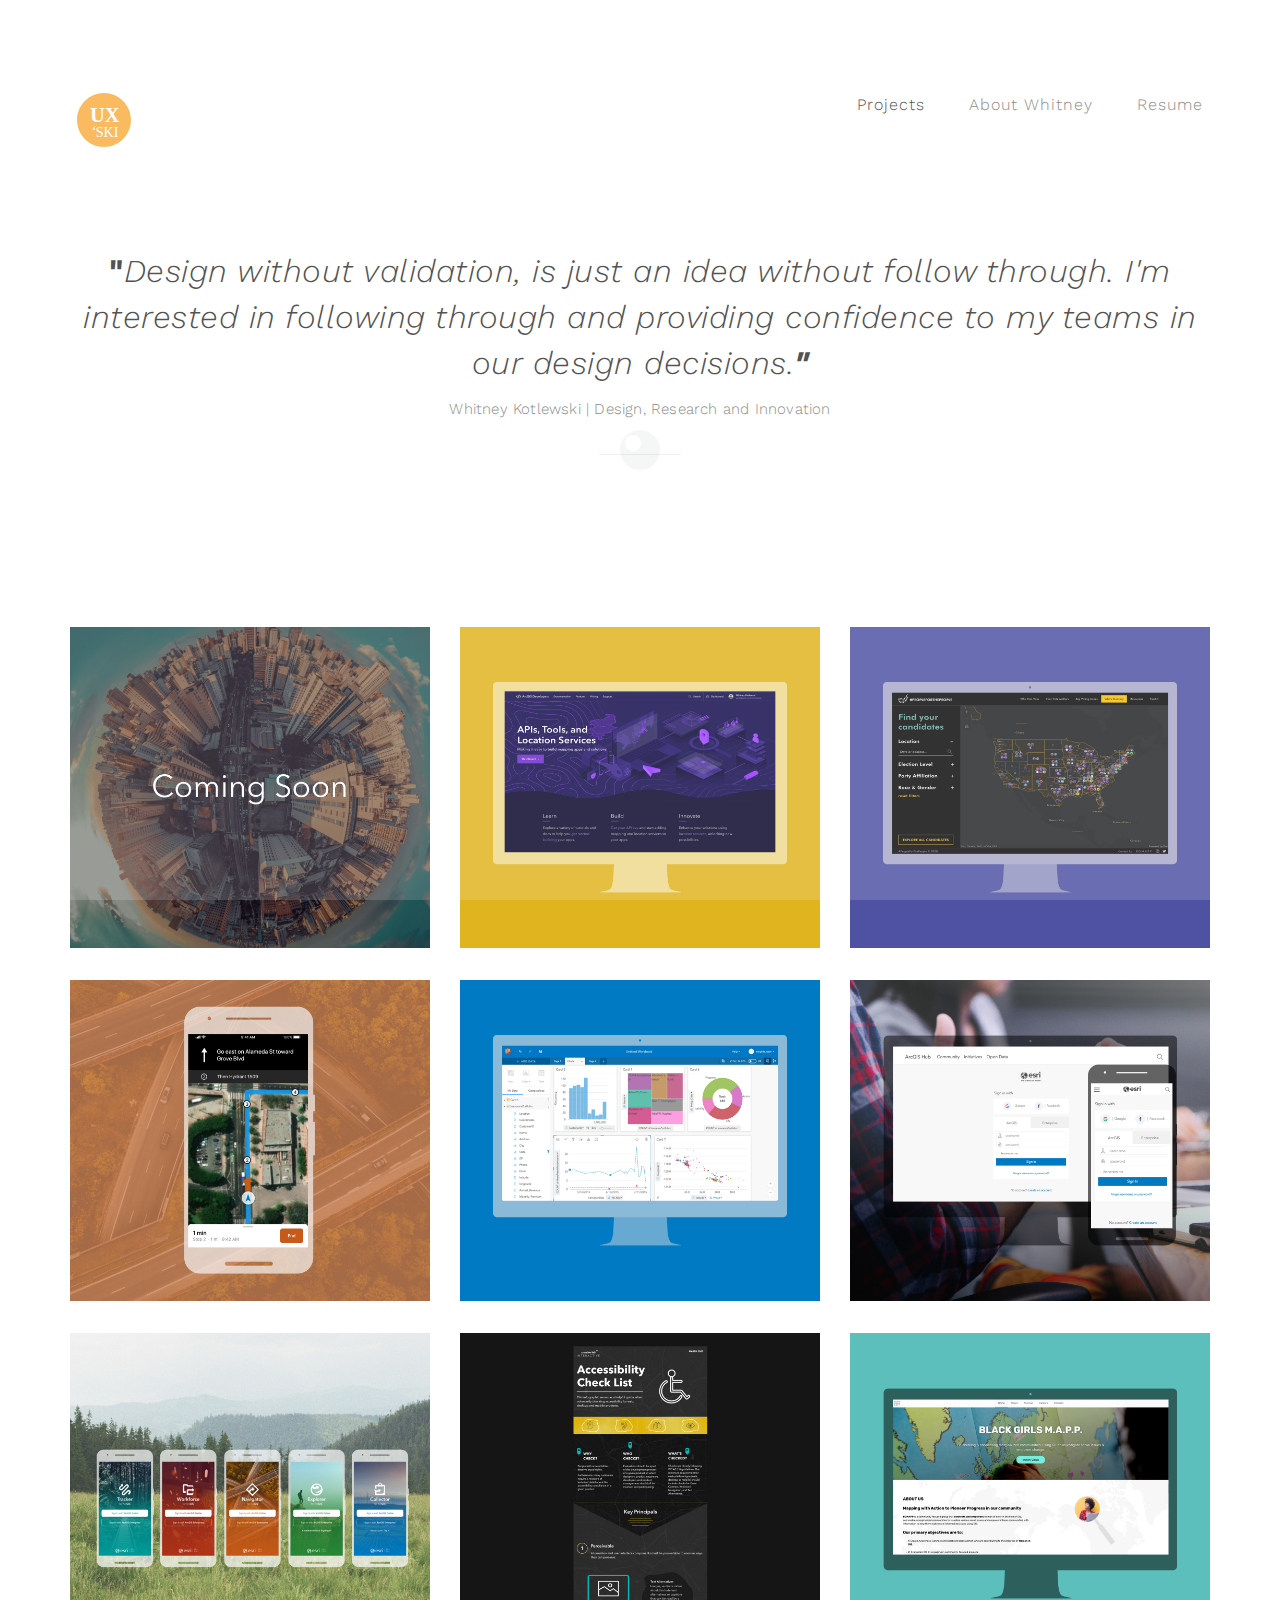
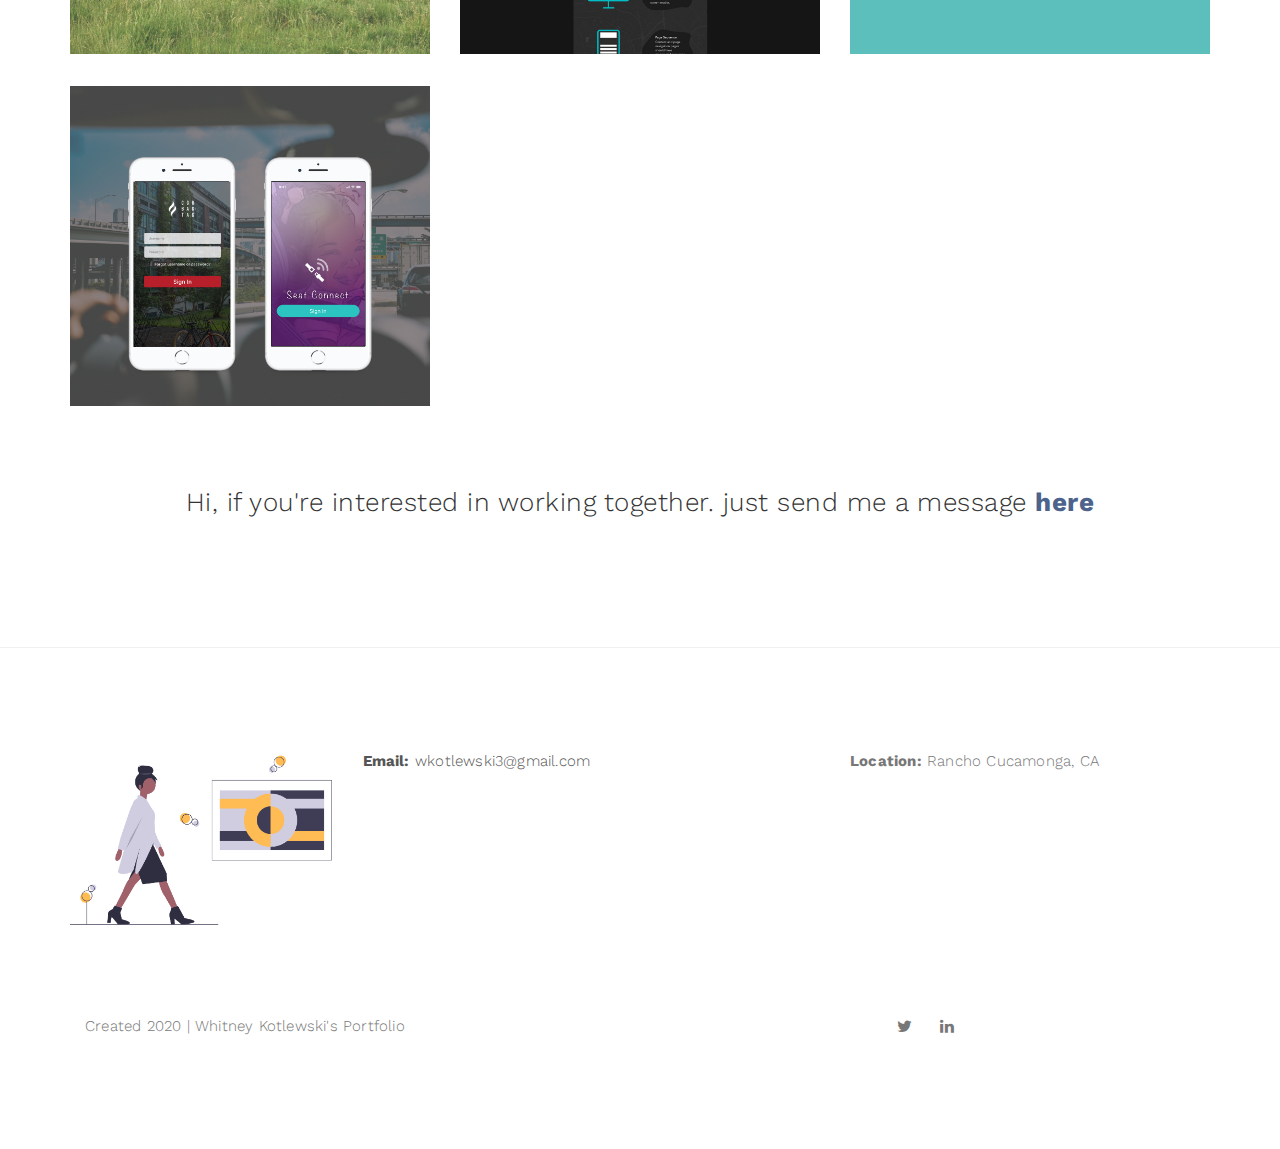
<file: index.html>
<!DOCTYPE html>
<html lang="en">
<head>

<meta charset="UTF-8">
<meta http-equiv="X-UA-Compatible" content="IE=Edge">
<meta name="description" content="">
<meta name="keywords" content="">
<meta name="author" content="">
<meta name="viewport" content="width=device-width, initial-scale=1, maximum-scale=1">

<title>Whitney Kotlewski's Portfolio</title>

<link rel="stylesheet" href="css/bootstrap.min.css">
<link rel="stylesheet" href="css/font-awesome.min.css">

<!-- Main css -->
<link rel="stylesheet" href="css/style.css">
<link href="https://fonts.googleapis.com/css?family=Work+Sans:300,400,700" rel="stylesheet">

</head>
<body>

<!-- PRE LOADER -->

<div class="preloader">
     <div class="sk-spinner sk-spinner-wordpress">
          <span class="sk-inner-circle"></span>
     </div>
</div>

<!-- Navigation section  -->

<div class="navbar navbar-default navbar-static-top" role="navigation">
     <div class="container">

          <div class="navbar-header">
               <button class="navbar-toggle" data-toggle="collapse" data-target=".navbar-collapse">
                    <span class="icon icon-bar"></span>
                    <span class="icon icon-bar"></span>
                    <span class="icon icon-bar"></span>
               </button>
               <a href="index.html" class="navbar-brand" class="logo">
               <span class="symbol"><img src="images/logo-whitney.svg" alt="UXSKI" /></span>
             </a>
          </div>
          <div class="collapse navbar-collapse">
               <ul class="nav navbar-nav navbar-right">
                    <li class="active"><a href="index.html">Projects</a></li>
                    <li><a href="about.html">About Whitney</a></li>
                    <li><a href="images/Resume_2020_WK.pdf" target="blank">Resume</a></li>
               </ul>
          </div>

  </div>
</div>

<!-- Home Section -->

<section id="home">
     <div class="container">
          <div class="row">

               <div class="col-md-12 col-sm-12">
                      <h2><b>"</b><i>Design without validation, is just an idea without follow through. I'm interested in following through and providing confidence to my teams in our design decisions.<b>"</b></i></h2>
                      <p> Whitney Kotlewski | Design, Research and Innovation</p>
                    <hr>
               </div>
          </div>
     </div>
</section>

<!-- Portfolio Section -->

<section id="portfolio">
     <div class="container">
          <div class="row">


            <div class="col-md-4 col-sm-6">
                 <a href="project-comingsoon.html">
                      <div class="portfolio-thumb">
                           <img src="images/new.jpg" class="img-responsive" alt="Coming Soon">
                                <div class="portfolio-overlay">
                                     <div class="portfolio-item">
                                          <h3>New Work Coming Soon</h3>
                                          <small>Web Apps</small>
                                     </div>
                                </div>
                      </div>
                 </a>
            </div>

            <div class="col-md-4 col-sm-6">
                 <a href="project-developers.html">
                      <div class="portfolio-thumb">
                           <img src="images/developers.jpg" class="img-responsive" alt="Project ArcGIS for Developers">
                                <div class="portfolio-overlay">
                                     <div class="portfolio-item">
                                          <h3>ArcGIS for Developers</h3>
                                          <small>Web | Developer Platform</small>
                                     </div>
                                </div>
                      </div>
                 </a>
            </div>

            <div class="col-md-4 col-sm-6">
                 <a href="project-p4tp.html">
                      <div class="portfolio-thumb">
                           <img src="images/p4tp.jpg" class="img-responsive" alt="Project P4TP">
                                <div class="portfolio-overlay">
                                     <div class="portfolio-item">
                                          <h3>People for the People</h3>
                                          <small>Web | React | Netlify</small>
                                     </div>
                                </div>
                      </div>
                 </a>
            </div>


               <div class="col-md-4 col-sm-6">
                    <a href="project-navigator.html">
                         <div class="portfolio-thumb">
                              <img src="images/navigator.jpg" class="img-responsive" alt="Project Navigator for ArcGIS">
                                   <div class="portfolio-overlay">
                                        <div class="portfolio-item">
                                             <h3>Navigator for ArcGIS</h3>
                                             <small>Mobile</small>
                                        </div>
                                   </div>
                         </div>
                    </a>
               </div>

               <div class="col-md-4 col-sm-6">
                    <a href="project-insights.html">
                         <div class="portfolio-thumb">
                              <img src="images/insights.jpg" class="img-responsive" alt="Portfolio">
                                   <div class="portfolio-overlay">
                                        <div class="portfolio-item">
                                             <h3>Insights for ArcGIS</h3>
                                             <small>Web Analytics</small>
                                        </div>
                                   </div>
                         </div>
                    </a>
               </div>

               <div class="col-md-4 col-sm-6">
                    <a href="project-oauth.html">
                         <div class="portfolio-thumb">
                              <img src="images/oauth.jpg" class="img-responsive" alt="Portfolio">
                                   <div class="portfolio-overlay">
                                        <div class="portfolio-item">
                                             <h3>OAuth</h3>
                                             <small>Cross Platform</small>
                                        </div>
                                   </div>
                         </div>
                    </a>
               </div>

               <div class="col-md-4 col-sm-6">
                    <a href="project-fieldapps.html">
                         <div class="portfolio-thumb">
                              <img src="images/field.jpg" class="img-responsive" alt="Portfolio">
                                   <div class="portfolio-overlay">
                                        <div class="portfolio-item">
                                             <h3>Field Apps Sign-In</h3>
                                             <small>Mobile</small>
                                        </div>
                                   </div>
                         </div>
                    </a>
               </div>

               <div class="col-md-4 col-sm-6">
                    <a href="project-a11y.html">
                         <div class="portfolio-thumb">
                              <img src="images/a11y.jpg" class="img-responsive" alt="Portfolio">
                                   <div class="portfolio-overlay">
                                        <div class="portfolio-item">
                                             <h3>Accessibility and User Research</h3>
                                             <small>Cross Platform</small>
                                        </div>
                                   </div>
                         </div>
                    </a>
               </div>

               <div class="col-md-4 col-sm-6">
                    <a href="project-bgmapp.html">
                         <div class="portfolio-thumb">
                              <img src="images/bgmapp.jpg" class="img-responsive" alt="Portfolio">
                                   <div class="portfolio-overlay">
                                        <div class="portfolio-item">
                                             <h3>Black Girls M.A.P.P.</h3>
                                             <small>Web | Mobile | Netlify</small>
                                        </div>
                                   </div>
                         </div>
                    </a>
               </div>

               <div class="col-md-4 col-sm-6">
                    <a href="project-phd.html">
                         <div class="portfolio-thumb">
                              <img src="images/phd.jpg" class="img-responsive" alt="Portfolio">
                                   <div class="portfolio-overlay">
                                        <div class="portfolio-item">
                                             <h3>PhD Design Work</h3>
                                             <small>Mobile</small>
                                        </div>
                                   </div>
                         </div>
                    </a>
               </div>

               <div class="col-md-12 col-sm-12 text-center">
                    <h3>Hi, if you're interested in working together. just send me a message <a href="mailto:wkotlewski3@gmail.com"><b>here</b></a></h3>
               </div>

          </div>
     </div>
</section>

<!-- Footer Section -->

<footer>
     <div class="container">
          <div class="row">

            <div class="col-md-3 col-sm-3">
              <img src="images/contact-image.png" class="img-responsive" alt="Responsive image"/>
              </div>

               <div class="col-md-4 col-sm-4">
                  <p><a href="mailto:wkotlewski3@gmail.com"><b>Email:</b> wkotlewski3@gmail.com</a></p>
               </div>

               <div class="col-md-offset-1 col-md-4 col-sm-offset-1 col-sm-3">
                    <p><b>Location:</b> Rancho Cucamonga, CA</p>
               </div>



               </div>

               <div class="clearfix col-md-12 col-sm-12">
                    <hr>
               </div>

               <div class="col-md-6 col-sm-6">
                    <div class="footer-copyright">
                         <p>Created 2020 | Whitney Kotlewski's Portfolio</p>
                    </div>
               </div>

               <div class="col-md-6 col-sm-6">
                    <ul class="social-icon">
                         <li><a href="https://twitter.com/UxSki" target="blank" class="fa fa-twitter"></a></li>
                         <li><a href="https://www.linkedin.com/in/whitney-kotlewski-coleman-3074b876?lipi=urn%3Ali%3Apage%3Ad_flagship3_profile_view_base_contact_details%3B%2BjY%2Bf5wfSpO%2Ft4g1lZLJ4Q%3D%3D" target="blank" class="fa fa-linkedin"></a></li>
                    </ul>
               </div>

          </div>
     </div>
</footer>


<!-- SCRIPTS -->

<script src="js/jquery.js"></script>
<script src="js/bootstrap.min.js"></script>
<script src="js/custom.js"></script>

</body>
</html>
</file>
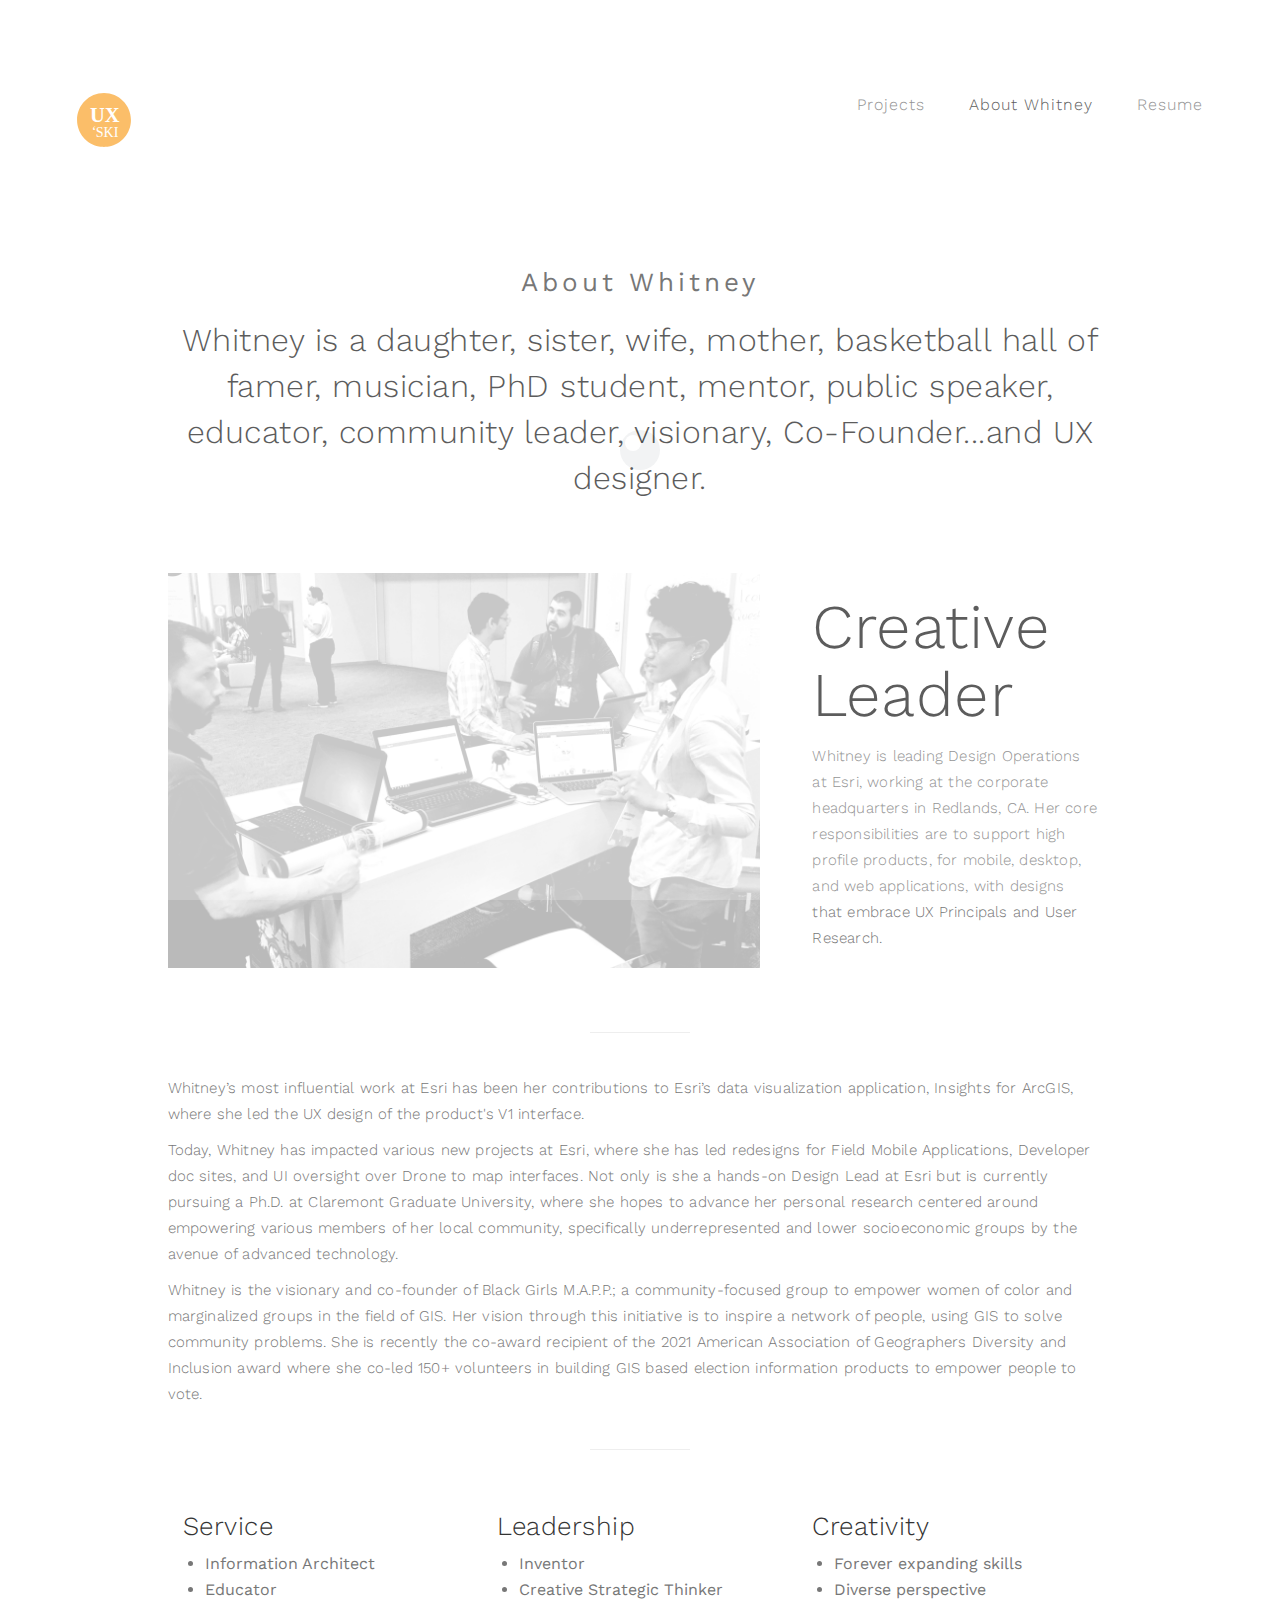
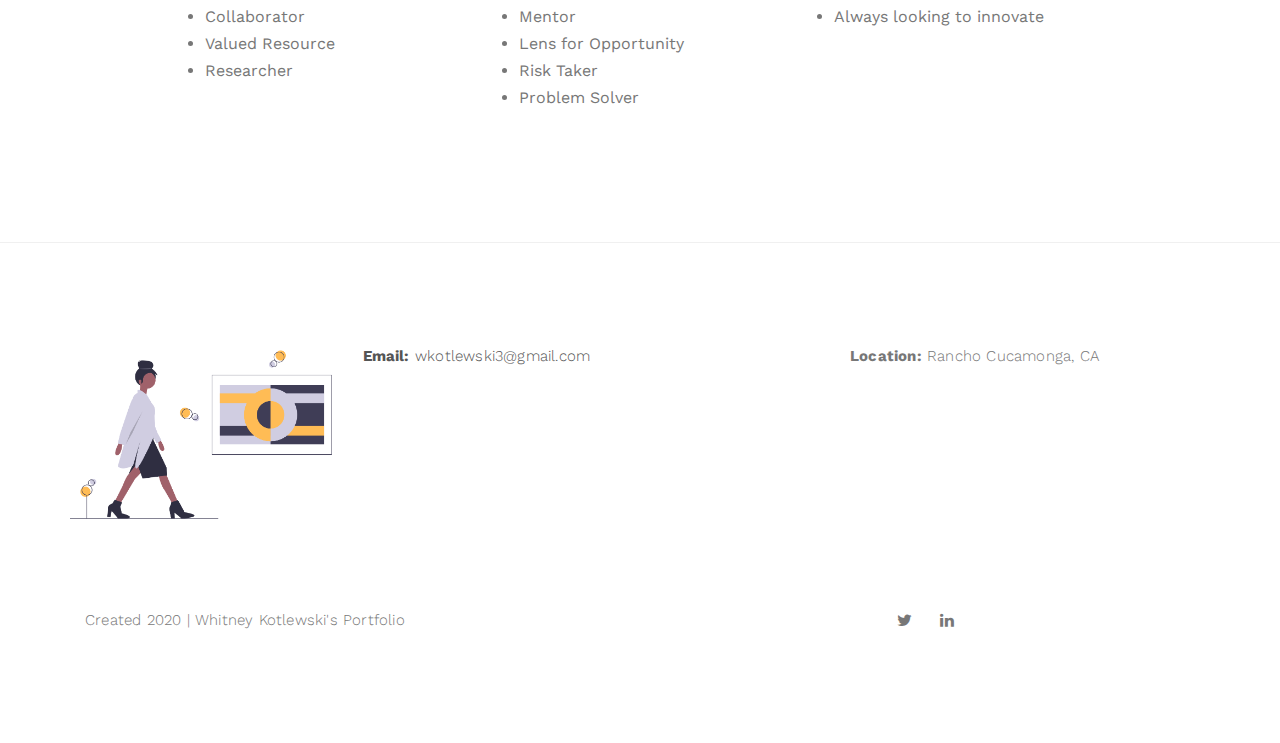
<file: about.html>
<!DOCTYPE html>
<html lang="en">
<head>

<meta charset="UTF-8">
<meta http-equiv="X-UA-Compatible" content="IE=Edge">
<meta name="description" content="">
<meta name="keywords" content="">
<meta name="author" content="">
<meta name="viewport" content="width=device-width, initial-scale=1, maximum-scale=1">

<title>Whitney Kotlewski's Portfolio</title>

<link rel="stylesheet" href="css/bootstrap.min.css">
<link rel="stylesheet" href="css/font-awesome.min.css">

<!-- Main css -->
<link rel="stylesheet" href="css/style.css">
<link href="https://fonts.googleapis.com/css?family=Work+Sans:300,400,700" rel="stylesheet">

</head>
<body>

<!-- PRE LOADER -->

<div class="preloader">
     <div class="sk-spinner sk-spinner-wordpress">
          <span class="sk-inner-circle"></span>
     </div>
</div>

<!-- Navigation section  -->

<div class="navbar navbar-default navbar-static-top" role="navigation">
     <div class="container">

          <div class="navbar-header">
               <button class="navbar-toggle" data-toggle="collapse" data-target=".navbar-collapse">
                    <span class="icon icon-bar"></span>
                    <span class="icon icon-bar"></span>
                    <span class="icon icon-bar"></span>
               </button>
               <a href="index.html" class="navbar-brand" class="logo">
               <span class="symbol"><img src="images/logo-whitney.svg" alt="UXSKI" /></span>
             </a>
          </div>
          <div class="collapse navbar-collapse">
               <ul class="nav navbar-nav navbar-right">
                    <li><a href="index.html">Projects</a></li>
                    <li class="active"><a href="about.html">About Whitney</a></li>
                    <li><a href="images/Resume_2020_WK.pdf" target="blank">Resume</a></li>
               </ul>
          </div>

  </div>
</div>


<!-- About Section -->

<section id="about">
     <div class="container">
          <div class="row">

               <div class="col-md-offset-1 col-md-10 col-sm-12">
                    <div class="section-title">
                         <h3>About Whitney</h3>
                         <h2>Whitney is a daughter, sister, wife, mother, basketball hall of famer, musician, PhD student, mentor, public speaker, educator, community leader, visionary, Co-Founder...and UX designer.</h2>
                    </div>

                    <div class="col-md-8 col-sm-12">
                         <img src="images/about.jpg" class="img-responsive" alt="About">
                    </div>

                    <div class="col-md-4 col-sm-12">
                         <h1>Creative Leader</h1>
                         <p>Whitney is leading Design Operations at Esri, working at the corporate headquarters in Redlands, CA. Her core responsibilities are to support high profile products, for mobile, desktop, and web applications, with designs that embrace UX Principals and User Research.</p>
                    </div>

                    <div class="clearfix"></div>

                     <hr>

                    <p>Whitney’s most influential work at Esri has been her contributions to Esri’s data visualization application, Insights for ArcGIS, where she led the UX design of the product's V1 interface.</p>
                    <p>Today, Whitney has impacted various new projects at Esri, where she has led redesigns for Field Mobile Applications, Developer doc sites, and UI oversight over Drone to map interfaces. Not only is she a hands-on Design Lead at Esri but is currently pursuing a Ph.D. at Claremont Graduate University, where she hopes to advance her personal research centered around empowering various members of her local community, specifically underrepresented and lower socioeconomic groups by the avenue of advanced technology.</p>
                    <p> Whitney is the visionary and co-founder of Black Girls M.A.P.P.; a community-focused group to empower women of color and marginalized groups in the field of GIS. Her vision through this initiative is to inspire a network of people, using GIS to solve community problems. She is recently the co-award recipient of the 2021 American Association of Geographers Diversity and Inclusion award where she co-led 150+ volunteers in building GIS based election information products to empower people to vote. </p>

                    <hr>

                    <div class="col-md-4 col-sm-6">
                         <h3>Service</h3>
                         <ul>
                              <li>Information Architect</li>
                              <li>Educator</li>
                              <li>Collaborator</li>
                              <li>Valued Resource</li>
                              <li>Researcher</li>
                         </ul>
                    </div>

                    <div class="col-md-4 col-sm-6">
                         <h3>Leadership</h3>
                         <ul>
                              <li>Inventor</li>
                              <li>Creative Strategic Thinker</li>
                              <li>Mentor</li>
                              <li>Lens for Opportunity</li>
                              <li>Risk Taker</li>
                              <li>Problem Solver</li>
                         </ul>
                    </div>

                    <div class="col-md-4 col-sm-6">
                         <h3>Creativity</h3>
                         <ul>
                              <li>Forever expanding skills</li>
                              <li>Diverse perspective</li>
                              <li>Always looking to innovate</li>
                         </ul>
                    </div>
               </div>

          </div>
     </div>
</section>

<!-- Footer Section -->

<footer>
     <div class="container">
          <div class="row">

            <div class="col-md-3 col-sm-3">
              <img src="images/contact-image.png" class="img-responsive" alt="Responsive image"/>
              </div>

               <div class="col-md-4 col-sm-4">
                  <p><a href="mailto:wkotlewski3@gmail.com"><b>Email:</b> wkotlewski3@gmail.com</a></p>
               </div>

               <div class="col-md-offset-1 col-md-4 col-sm-offset-1 col-sm-3">
                    <p><b>Location:</b> Rancho Cucamonga, CA</p>
               </div>



               </div>

               <div class="clearfix col-md-12 col-sm-12">
                    <hr>
               </div>

               <div class="col-md-6 col-sm-6">
                    <div class="footer-copyright">
                         <p>Created 2020 | Whitney Kotlewski's Portfolio</p>
                    </div>
               </div>

               <div class="col-md-6 col-sm-6">
                    <ul class="social-icon">
                         <li><a href="https://twitter.com/UxSki" target="blank" class="fa fa-twitter"></a></li>
                         <li><a href="https://www.linkedin.com/in/whitney-kotlewski-coleman-3074b876?lipi=urn%3Ali%3Apage%3Ad_flagship3_profile_view_base_contact_details%3B%2BjY%2Bf5wfSpO%2Ft4g1lZLJ4Q%3D%3D" target="blank" class="fa fa-linkedin"></a></li>
                    </ul>
               </div>

          </div>
     </div>
</footer>


<!-- SCRIPTS -->

<script src="js/jquery.js"></script>
<script src="js/bootstrap.min.js"></script>
<script src="js/custom.js"></script>

</body>
</html>
</file>
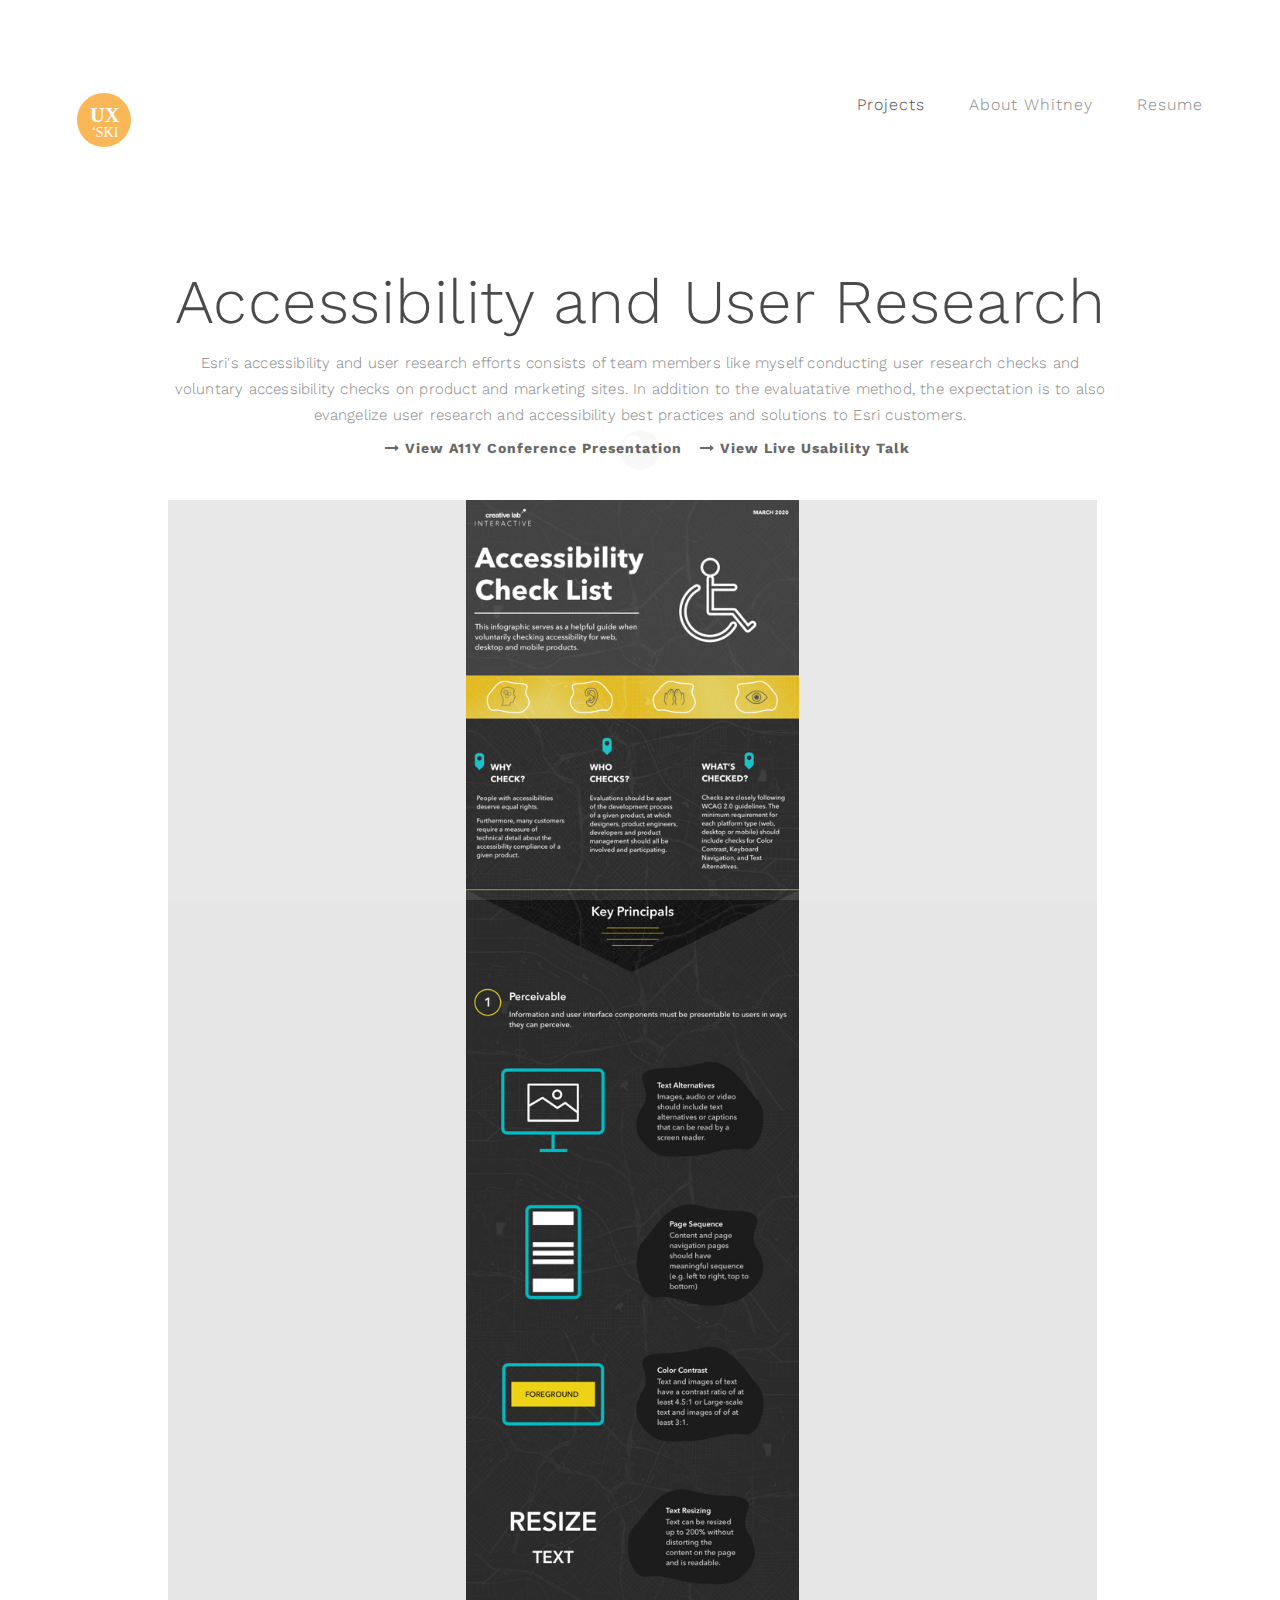
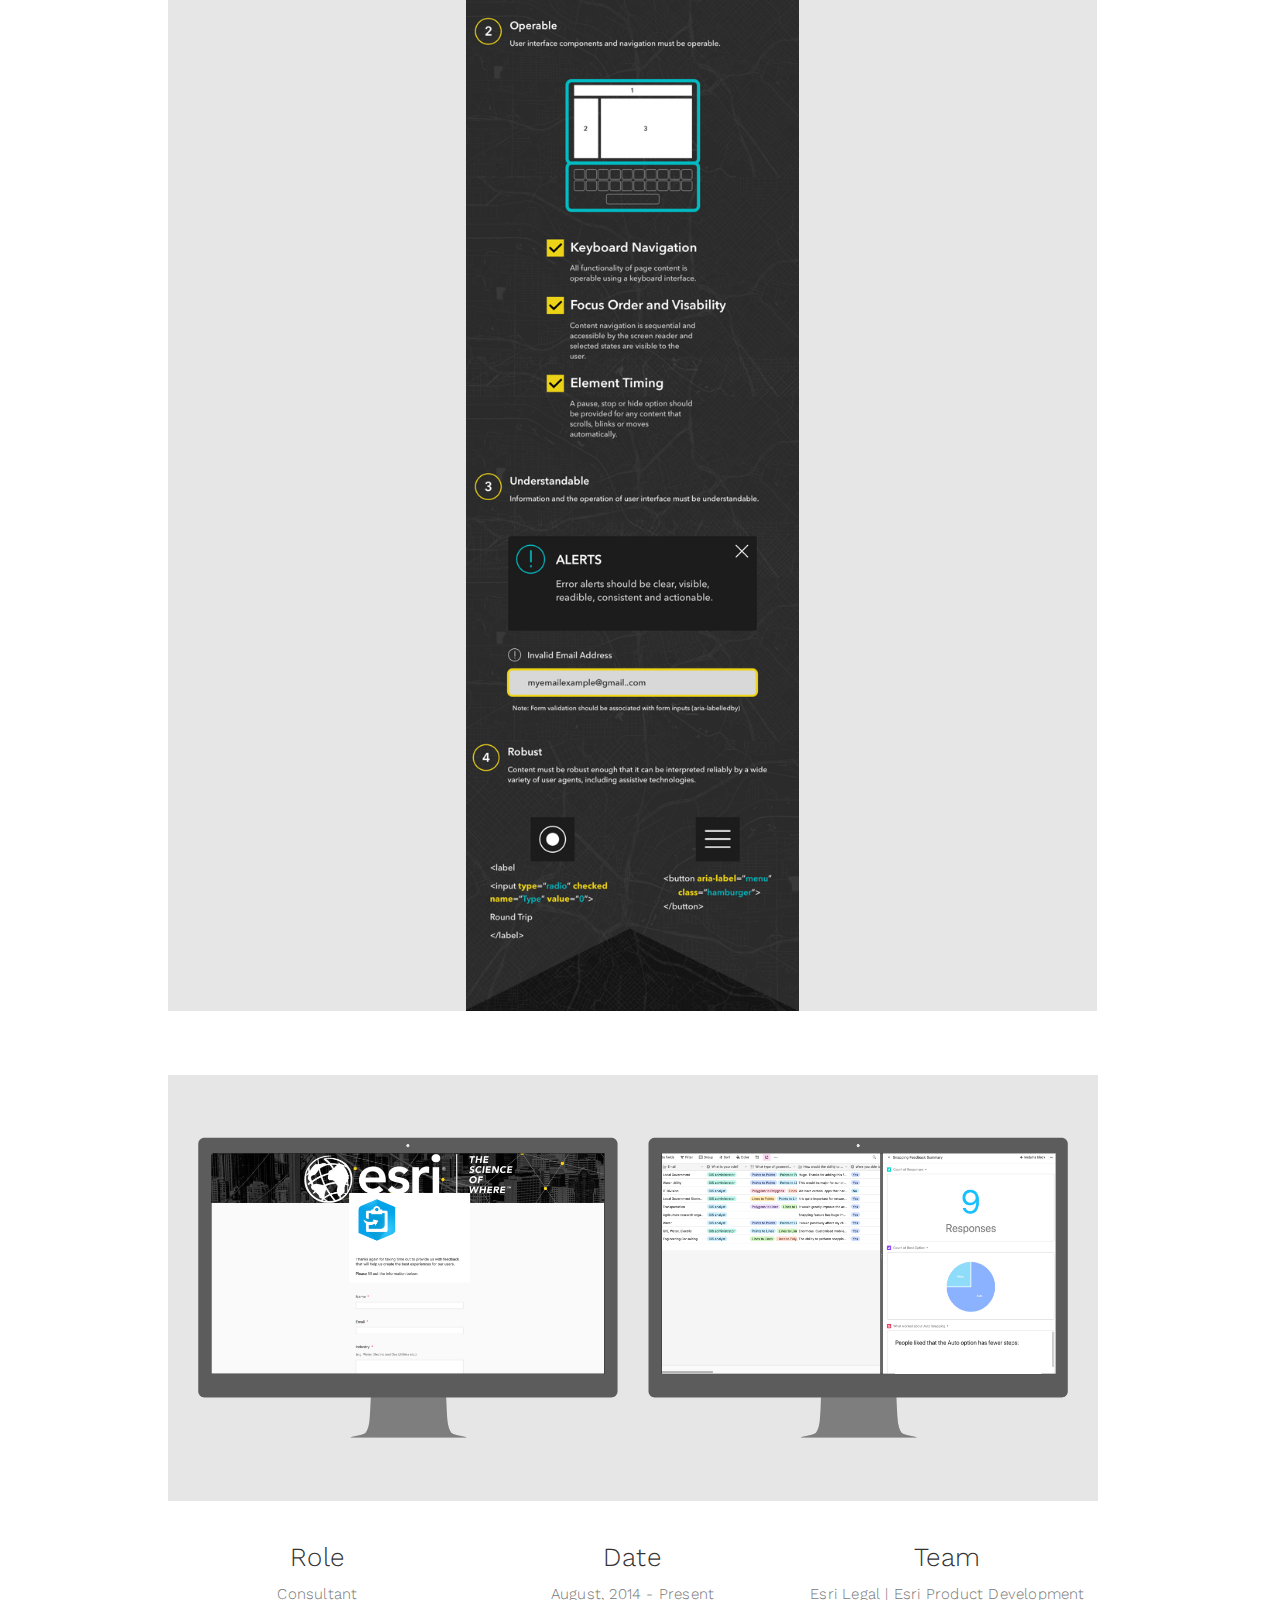
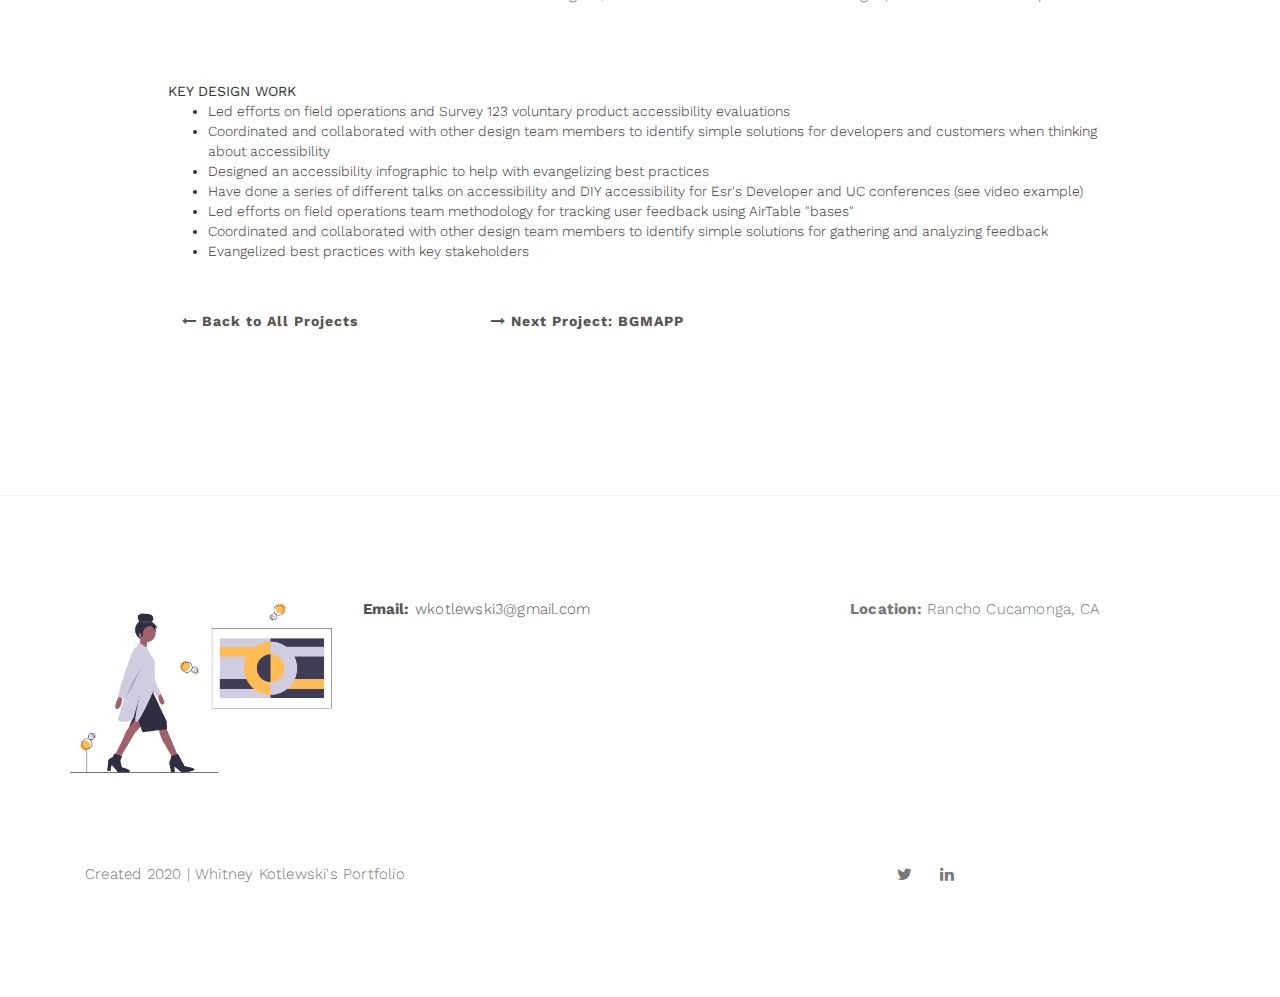
<file: project-a11y.html>
<!DOCTYPE html>
<html lang="en">
<head>

<meta charset="UTF-8">
<meta http-equiv="X-UA-Compatible" content="IE=Edge">
<meta name="description" content="">
<meta name="keywords" content="">
<meta name="author" content="">
<meta name="viewport" content="width=device-width, initial-scale=1, maximum-scale=1">

<title>Whitney Kotlewski's Portfolio</title>

<link rel="stylesheet" href="css/bootstrap.min.css">
<link rel="stylesheet" href="css/font-awesome.min.css">

<!-- Main css -->
<link rel="stylesheet" href="css/style.css">
<link href="https://fonts.googleapis.com/css?family=Work+Sans:300,400,700" rel="stylesheet">

</head>
<body>

<!-- PRE LOADER -->

<div class="preloader">
     <div class="sk-spinner sk-spinner-wordpress">
          <span class="sk-inner-circle"></span>
     </div>
</div>

<!-- Navigation section  -->

<div class="navbar navbar-default navbar-static-top" role="navigation">
     <div class="container">

          <div class="navbar-header">
               <button class="navbar-toggle" data-toggle="collapse" data-target=".navbar-collapse">
                    <span class="icon icon-bar"></span>
                    <span class="icon icon-bar"></span>
                    <span class="icon icon-bar"></span>
               </button>
               <a href="index.html" class="navbar-brand" class="logo">
               <span class="symbol"><img src="images/logo-whitney.svg" alt="UXSKI" /></span>
             </a>
          </div>
          <div class="collapse navbar-collapse">
               <ul class="nav navbar-nav navbar-right">
                 <li class="active"><a href="index.html">Projects</a></li>
                 <li><a href="about.html">About Whitney</a></li>
                 <li><a href="images/Resume_2020_WK.pdf" target="blank">Resume</a></li>
               </ul>
          </div>

  </div>
</div>


<!-- Single Project Section -->

<section id="single-project">
     <div class="container">
          <div class="row">

               <div class="col-md-offset-1 col-md-10 col-sm-12">
                    <h1>Accessibility and User Research</h1>
                    <p>Esri's accessibility and user research efforts consists of team members like myself conducting user research checks and voluntary accessibility checks on product and marketing sites. In addition to the evaluatative method, the expectation is to also evangelize user research and accessibility best practices and solutions to Esri customers.</p>
                    <a href="https://proceedings.esri.com/library/userconf../devsummit19/papers/DevSummitPS_83.pdf" target="blank"><i class="fa fa-long-arrow-right"></i> View A11Y Conference Presentation</a>
                    <a href="https://youtu.be/kVLjbcrpKX4" target="blank"><i class="fa fa-long-arrow-right"></i> View Live Usability Talk</a>

                    <div class="col-md-12 col-sm-12">
                         <img src="images/project-a11y.jpg" class="img-responsive" alt="Portfolio">

                    </div>
                    <div class="col-md-12 col-sm-12">
                         <img src="images/project-user.jpg" class="img-responsive" alt="Portfolio">
                    </div>

                    <div class="clearfix"></div>

                    <div class="col-md-4 col-sm-4">
                         <h3>Role</h3>
                         <p>Consultant</p>
                    </div>

                    <div class="col-md-4 col-sm-4">
                         <h3>Date</h3>
                         <p>August, 2014 - Present</p>
                    </div>

                    <div class="col-md-4 col-sm-4">
                         <h3>Team</h3>
                         <p>Esri Legal | Esri Product Development</p>
                    </div>

                    <div class="col-md-12 col-sm-12 text-left">
                       <strong>KEY DESIGN WORK</strong>
                       <diV>
                        <ul >
                          <li>
                            Led efforts on field operations and Survey 123 voluntary product accessibility evaluations
                          </li>
                          <li>
                            Coordinated and collaborated with other design team members to identify simple solutions for developers and customers when thinking about accessibility
                          </li>
                          <li>
                            Designed an accessibility infographic to help with evangelizing best practices
                          </li>
                          <li>
                            Have done a series of different talks on accessibility and DIY accessibility for Esr's Developer and UC conferences (see video example)
                          </li>
                          <li>
														Led efforts on field operations team methodology for tracking user feedback using AirTable "bases"
													</li>
													<li>
														Coordinated and collaborated with other design team members to identify simple solutions for gathering and analyzing feedback
													</li>
													<li>
														Evangelized best practices with key stakeholders
													</li>
                        </ul>
                    </div>
                    <br>
                    <br>
                    <div class="col-md-4 col-sm-4">
                         <a href="index.html"><i class="fa fa-long-arrow-left"></i> Back to All Projects</a>
                    </div>
                    <div class="col-md-4 col-sm-4">
                         <a href="project-bgmapp.html"><i class="fa fa-long-arrow-right"></i> Next Project: BGMAPP</a>
                    </div>

               </div>

          </div>
     </div>
</section>

<!-- Footer Section -->

<footer>
     <div class="container">
          <div class="row">

            <div class="col-md-3 col-sm-3">
              <img src="images/contact-image.png" class="img-responsive" alt="Responsive image"/>
              </div>

               <div class="col-md-4 col-sm-4">
                  <p><a href="mailto:wkotlewski3@gmail.com"><b>Email:</b> wkotlewski3@gmail.com</a></p>
               </div>

               <div class="col-md-offset-1 col-md-4 col-sm-offset-1 col-sm-3">
                    <p><b>Location:</b> Rancho Cucamonga, CA</p>
               </div>



               </div>

               <div class="clearfix col-md-12 col-sm-12">
                    <hr>
               </div>

               <div class="col-md-6 col-sm-6">
                    <div class="footer-copyright">
                         <p>Created 2020 | Whitney Kotlewski's Portfolio</p>
                    </div>
               </div>

               <div class="col-md-6 col-sm-6">
                    <ul class="social-icon">
                         <li><a href="https://twitter.com/UxSki" target="blank" class="fa fa-twitter"></a></li>
                         <li><a href="https://www.linkedin.com/in/whitney-kotlewski-coleman-3074b876?lipi=urn%3Ali%3Apage%3Ad_flagship3_profile_view_base_contact_details%3B%2BjY%2Bf5wfSpO%2Ft4g1lZLJ4Q%3D%3D" target="blank" class="fa fa-linkedin"></a></li>
                    </ul>
               </div>

          </div>
     </div>
</footer>



<!-- SCRIPTS -->

<script src="js/jquery.js"></script>
<script src="js/bootstrap.min.js"></script>
<script src="js/custom.js"></script>

</body>
</html>
</file>
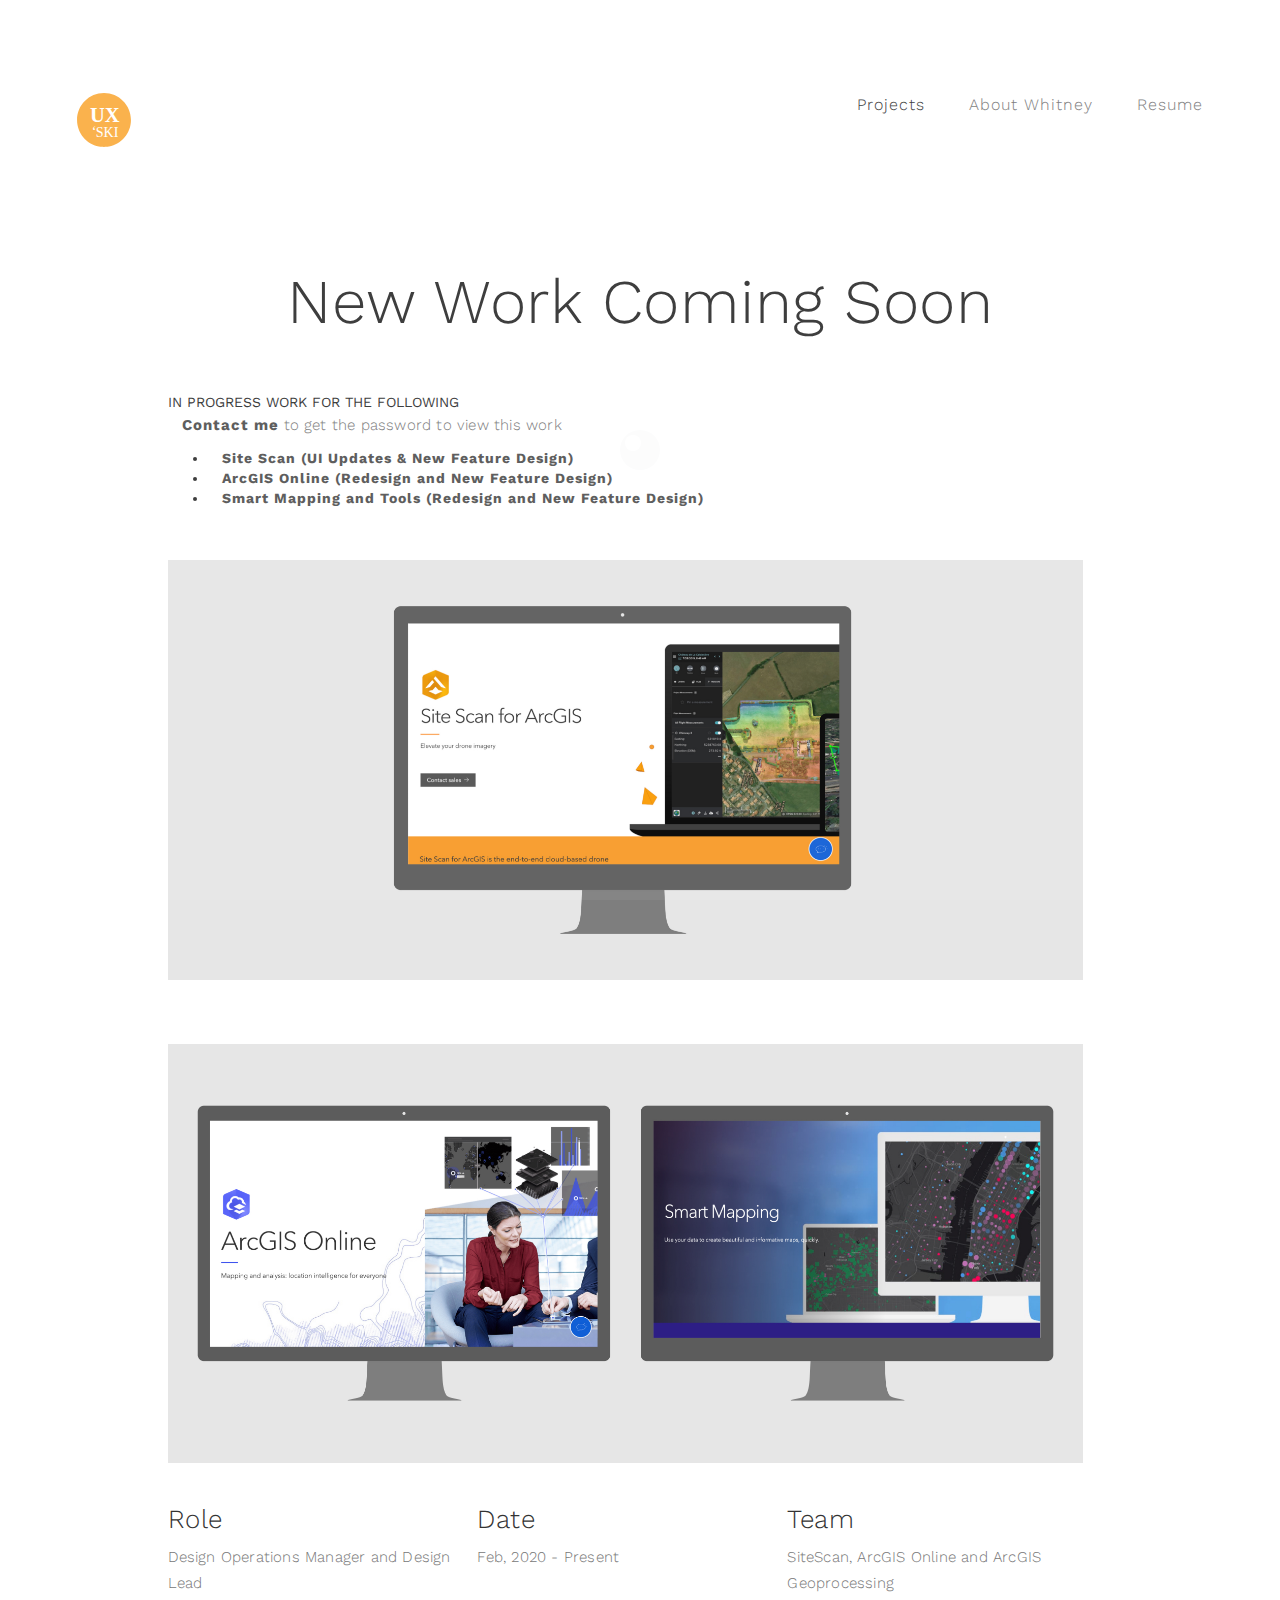
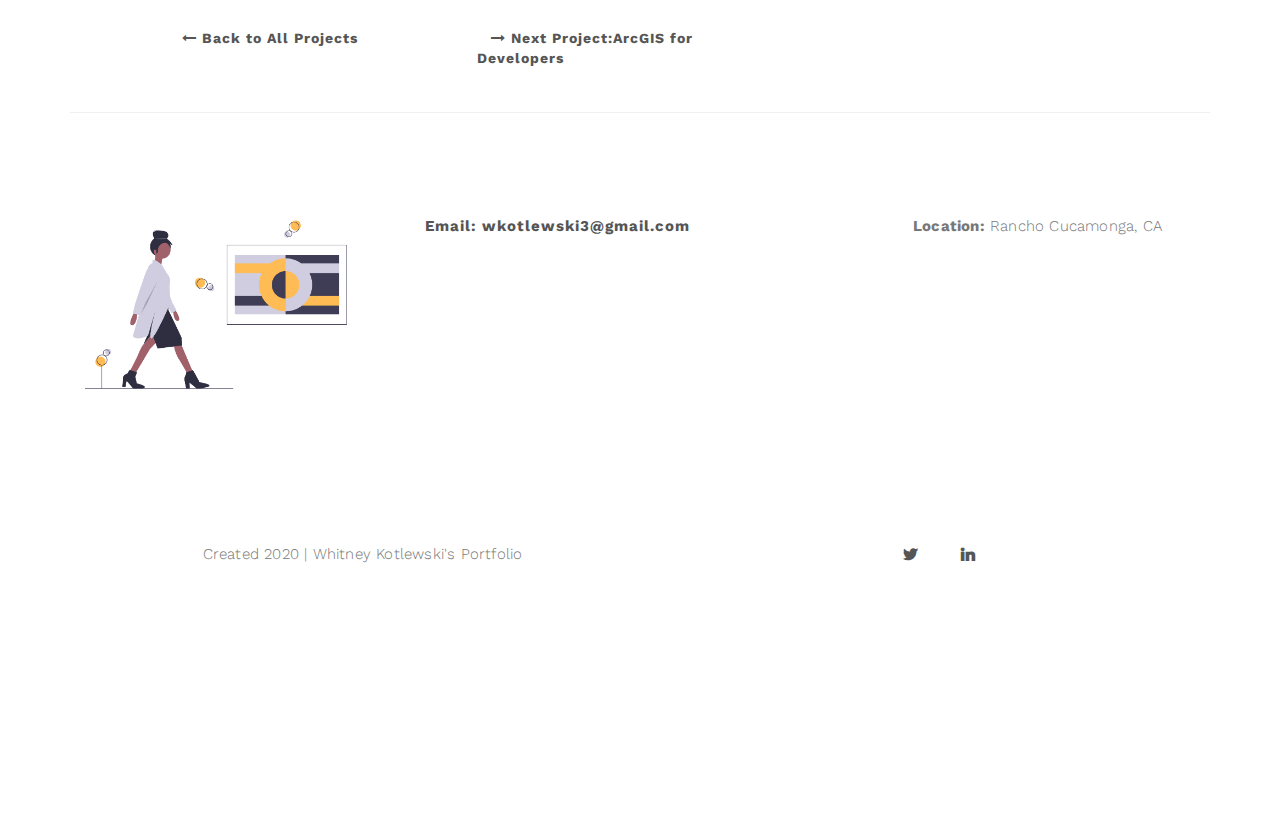
<file: project-comingsoon.html>
<!DOCTYPE html>
<html lang="en">
<head>

<meta charset="UTF-8">
<meta http-equiv="X-UA-Compatible" content="IE=Edge">
<meta name="description" content="">
<meta name="keywords" content="">
<meta name="author" content="">
<meta name="viewport" content="width=device-width, initial-scale=1, maximum-scale=1">

<title>Whitney Kotlewski's Portfolio</title>

<link rel="stylesheet" href="css/bootstrap.min.css">
<link rel="stylesheet" href="css/font-awesome.min.css">

<!-- Main css -->
<link rel="stylesheet" href="css/style.css">
<link href="https://fonts.googleapis.com/css?family=Work+Sans:300,400,700" rel="stylesheet">

</head>
<body>

<!-- PRE LOADER -->

<div class="preloader">
     <div class="sk-spinner sk-spinner-wordpress">
          <span class="sk-inner-circle"></span>
     </div>
</div>

<!-- Navigation section  -->

<div class="navbar navbar-default navbar-static-top" role="navigation">
     <div class="container">

          <div class="navbar-header">
               <button class="navbar-toggle" data-toggle="collapse" data-target=".navbar-collapse">
                    <span class="icon icon-bar"></span>
                    <span class="icon icon-bar"></span>
                    <span class="icon icon-bar"></span>
               </button>
               <a href="index.html" class="navbar-brand" class="logo">
               <span class="symbol"><img src="images/logo-whitney.svg" alt="UXSKI" /></span>
             </a>
          </div>
          <div class="collapse navbar-collapse">
               <ul class="nav navbar-nav navbar-right">
                 <li class="active"><a href="index.html">Projects</a></li>
                 <li><a href="about.html">About Whitney</a></li>
                 <li><a href="images/Resume_2020_WK.pdf" target="blank">Resume</a></li>
               </ul>
          </div>

  </div>
</div>


<!-- Single Project Section -->

<section id="single-project">
     <div class="container">
          <div class="row">

               <div class="col-md-offset-1 col-md-10 col-sm-12">
                 <h1>New Work Coming Soon</h1>
                 <div class="col-md-12 col-sm-12 text-left">
                    <strong>IN PROGRESS WORK FOR THE FOLLOWING</strong>
                    <p><a href="mailto:wkotlewski3@gmail.com">Contact me </a> to get the password to view this work</p>
                    <diV>
                     <ul >
                       <li>
                        <a href="https://projects.invisionapp.com/boards/8P41O65S5AR/" target="blank" alt="Site Scan">Site Scan (UI Updates & New Feature Design)</a>
                       </li>
                       <li>
                        <a href="https://projects.invisionapp.com/boards/FW41O6EBGZ8/" target="blank" alt="Site Scan">ArcGIS Online (Redesign and New Feature Design)</a>
                       </li>
                       <li>
                         <a href="https://projects.invisionapp.com/boards/KG41O6BAMSP/" target="blank" alt="Site Scan">Smart Mapping and Tools (Redesign and New Feature Design)</a>
                       </li>
                     </ul>
                 </div>

                 <div class="col-md-12 col-sm-12">
                      <img src="images/project-new.jpg" class="img-responsive" alt="P4TP Web Screens">
                 </div>

                 <div class="col-md-12 col-sm-12">
                      <img src="images/project-new2.jpg" class="img-responsive" alt="P4TP Web Screens Continued">
                 </div>

                    <div class="clearfix"></div>

                    <div class="col-md-4 col-sm-4">
                         <h3>Role</h3>
                         <p>Design Operations Manager and Design Lead</p>
                    </div>

                    <div class="col-md-4 col-sm-4">
                         <h3>Date</h3>
                         <p>Feb, 2020 - Present</p>
                    </div>

                    <div class="col-md-4 col-sm-4">
                         <h3>Team</h3>
                         <p>SiteScan, ArcGIS Online and ArcGIS Geoprocessing</p>
                    </div>

                    <br>
                    <br>
                    <div class="col-md-4 col-sm-4">
                         <a href="index.html"><i class="fa fa-long-arrow-left"></i> Back to All Projects</a>
                    </div>
                    <div class="col-md-4 col-sm-4">
                         <a href="project-developers.html"><i class="fa fa-long-arrow-right"></i> Next Project:ArcGIS for Developers</a>
                    </div>

               </div>
               </div>

          </div>
     </di
</section>

<!-- Footer Section -->

<footer>
     <div class="container">
          <div class="row">

            <div class="col-md-3 col-sm-3">
              <img src="images/contact-image.png" class="img-responsive" alt="Responsive image"/>
              </div>

               <div class="col-md-4 col-sm-4">
                  <p><a href="mailto:wkotlewski3@gmail.com"><b>Email:</b> wkotlewski3@gmail.com</a></p>
               </div>

               <div class="col-md-offset-1 col-md-4 col-sm-offset-1 col-sm-3">
                    <p><b>Location:</b> Rancho Cucamonga, CA</p>
               </div>



               </div>

               <div class="clearfix col-md-12 col-sm-12">
                    <hr>
               </div>

               <div class="col-md-6 col-sm-6">
                    <div class="footer-copyright">
                         <p>Created 2020 | Whitney Kotlewski's Portfolio</p>
                    </div>
               </div>

               <div class="col-md-6 col-sm-6">
                    <ul class="social-icon">
                         <li><a href="https://twitter.com/UxSki" target="blank" class="fa fa-twitter"></a></li>
                         <li><a href="https://www.linkedin.com/in/whitney-kotlewski-coleman-3074b876?lipi=urn%3Ali%3Apage%3Ad_flagship3_profile_view_base_contact_details%3B%2BjY%2Bf5wfSpO%2Ft4g1lZLJ4Q%3D%3D" target="blank" class="fa fa-linkedin"></a></li>
                    </ul>
               </div>

          </div>
     </div>
</footer>


<!-- SCRIPTS -->

<script src="js/jquery.js"></script>
<script src="js/bootstrap.min.js"></script>
<script src="js/custom.js"></script>

</body>
</html>
</file>
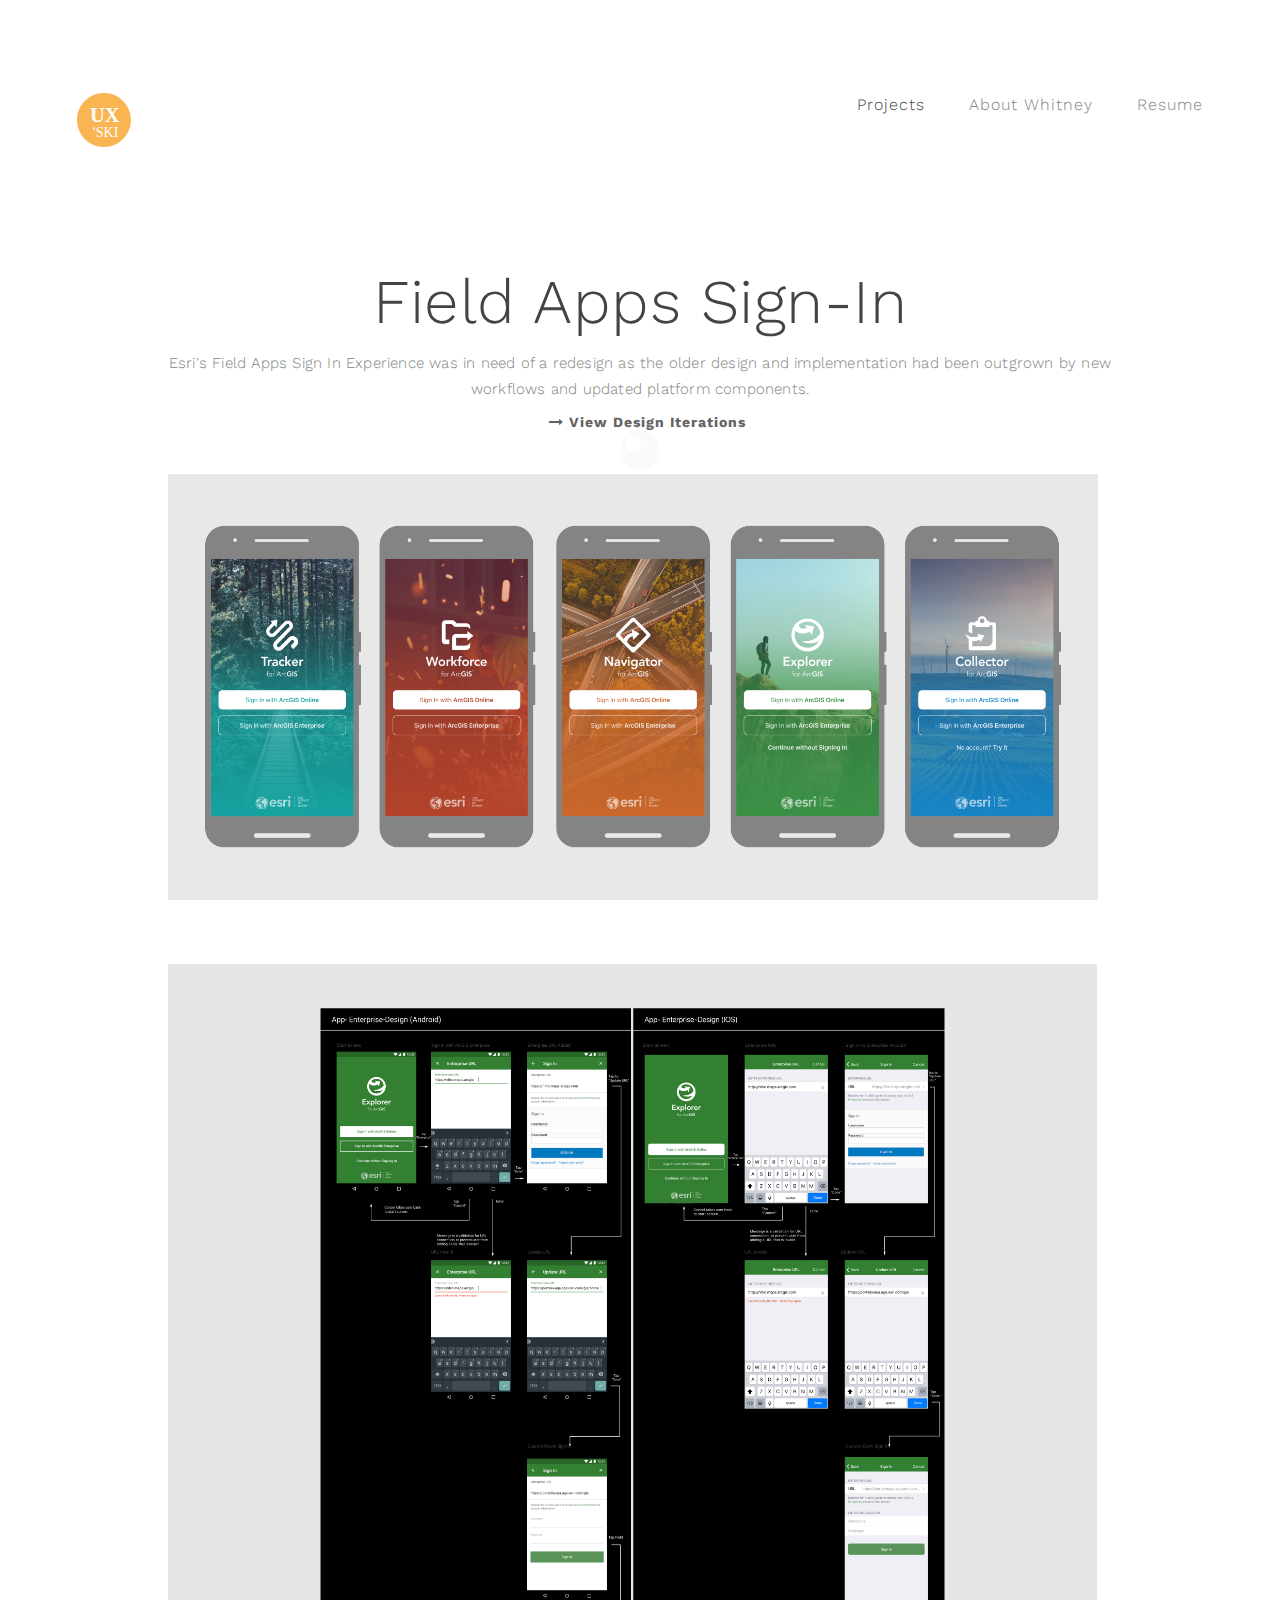
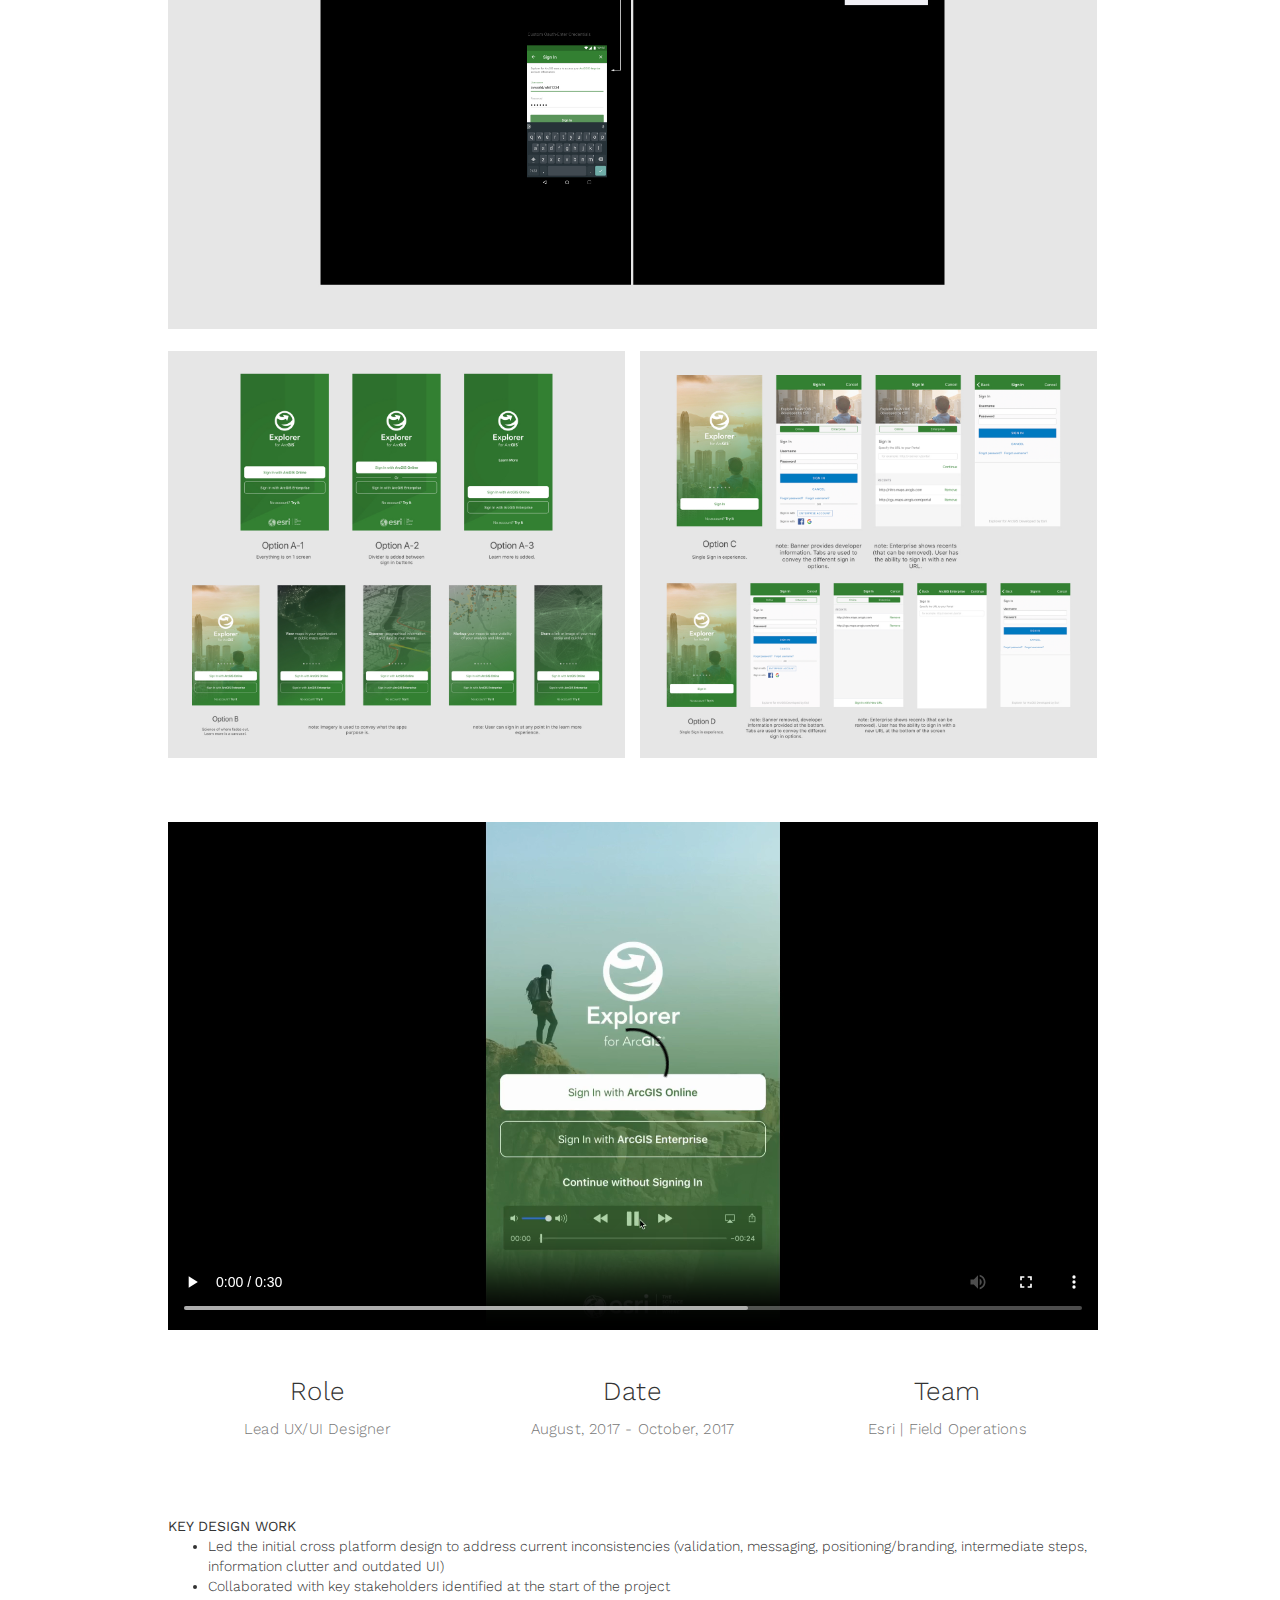
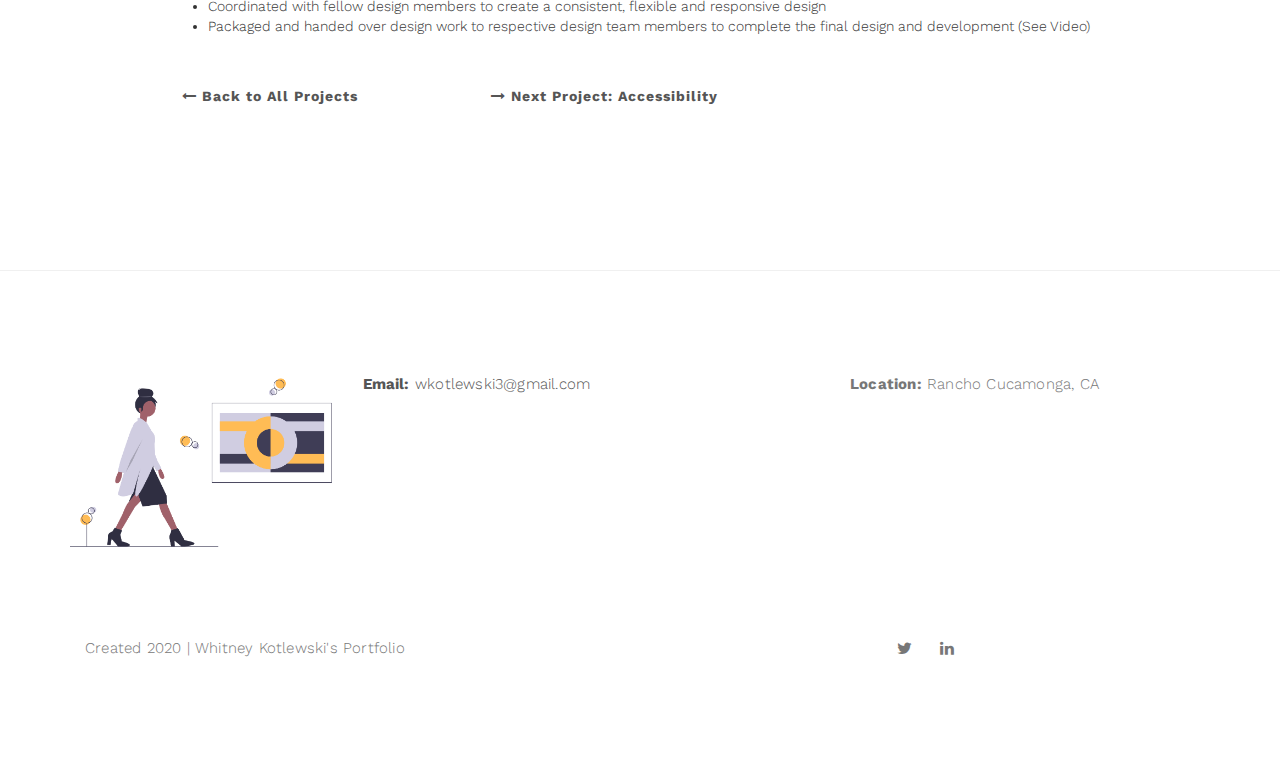
<file: project-fieldapps.html>
<!DOCTYPE html>
<html lang="en">
<head>

<meta charset="UTF-8">
<meta http-equiv="X-UA-Compatible" content="IE=Edge">
<meta name="description" content="">
<meta name="keywords" content="">
<meta name="author" content="">
<meta name="viewport" content="width=device-width, initial-scale=1, maximum-scale=1">

<title>Whitney Kotlewski's Portfolio</title>

<link rel="stylesheet" href="css/bootstrap.min.css">
<link rel="stylesheet" href="css/font-awesome.min.css">

<!-- Main css -->
<link rel="stylesheet" href="css/style.css">
<link href="https://fonts.googleapis.com/css?family=Work+Sans:300,400,700" rel="stylesheet">

</head>
<body>

<!-- PRE LOADER -->

<div class="preloader">
     <div class="sk-spinner sk-spinner-wordpress">
          <span class="sk-inner-circle"></span>
     </div>
</div>

<!-- Navigation section  -->

<div class="navbar navbar-default navbar-static-top" role="navigation">
     <div class="container">

          <div class="navbar-header">
               <button class="navbar-toggle" data-toggle="collapse" data-target=".navbar-collapse">
                    <span class="icon icon-bar"></span>
                    <span class="icon icon-bar"></span>
                    <span class="icon icon-bar"></span>
               </button>
               <a href="index.html" class="navbar-brand" class="logo">
               <span class="symbol"><img src="images/logo-whitney.svg" alt="UXSKI" /></span>
             </a>
          </div>
          <div class="collapse navbar-collapse">
               <ul class="nav navbar-nav navbar-right">
                 <li class="active"><a href="index.html">Projects</a></li>
                 <li><a href="about.html">About Whitney</a></li>
                 <li><a href="images/Resume_2020_WK.pdf" target="blank">Resume</a></li>
               </ul>
          </div>

  </div>
</div>


<!-- Single Project Section -->

<section id="single-project">
     <div class="container">
          <div class="row">

               <div class="col-md-offset-1 col-md-10 col-sm-12">
                    <h1>Field Apps Sign-In</h1>
                    <p>Esri's Field Apps Sign In Experience was in need of a redesign as the older design and implementation had been outgrown by new workflows and updated platform components.</p>
                    <a href="https://linkmix.co/238563" target="blank"><i class="fa fa-long-arrow-right"></i> View Design Iterations</a>

                    <div class="col-md-12 col-sm-12">
                         <img src="images/project-field.jpg" class="img-responsive" alt="Portfolio">
                    </div>
                    <div class="col-md-12 col-sm-12">
                         <img src="images/project-field-2.jpg" class="img-responsive" alt="Portfolio">
                    </div>
                    <div class="col-md-6 col-sm-6">
                         <img src="images/project-field-3.jpg" class="img-responsive" alt="Portfolio">
                    </div>
                    <div class="col-md-6 col-sm-6">
                         <img src="images/project-field-4.jpg" class="img-responsive" alt="Portfolio">
                    </div>
                    <div class="col-md-12 col-sm-12">
                         <video width=100% height=100% controls loop>
                        <source src="videos/start.mp4" type="video/mp4">
                        </video>
                    </div>

                    <div class="clearfix"></div>

                    <div class="col-md-4 col-sm-4">
                         <h3>Role</h3>
                         <p>Lead UX/UI Designer</p>
                    </div>

                    <div class="col-md-4 col-sm-4">
                         <h3>Date</h3>
                         <p>August, 2017 - October, 2017</p>
                    </div>

                    <div class="col-md-4 col-sm-4">
                         <h3>Team</h3>
                         <p>Esri | Field Operations</p>
                    </div>

                    <div class="col-md-12 col-sm-12 text-left">
                       <strong>KEY DESIGN WORK</strong>
                       <diV>
                        <ul >
                          <li>
                            Led the initial cross platform design to address current inconsistencies (validation, messaging, positioning/branding, intermediate steps, information clutter and outdated UI)
                          </li>
                          <li>
                            Collaborated with key stakeholders identified at the start of the project
                          </li>
                          <li>
                            Coordinated with fellow design members to create a consistent, flexible and responsive design
                          </li>
                          <li>
                            Packaged and handed over design work to respective design team members to complete the final design and development (See Video)
                          </li>
                        </ul>
                    </div>
                    <br>
                    <br>
                    <div class="col-md-4 col-sm-4">
                         <a href="index.html"><i class="fa fa-long-arrow-left"></i> Back to All Projects</a>
                    </div>
                    <div class="col-md-4 col-sm-4">
                         <a href="project-a11y.html"><i class="fa fa-long-arrow-right"></i> Next Project: Accessibility</a>
                    </div>

               </div>

          </div>
     </div>
</section>

<!-- Footer Section -->

<footer>
     <div class="container">
          <div class="row">

            <div class="col-md-3 col-sm-3">
              <img src="images/contact-image.png" class="img-responsive" alt="Responsive image"/>
              </div>

               <div class="col-md-4 col-sm-4">
                  <p><a href="mailto:wkotlewski3@gmail.com"><b>Email:</b> wkotlewski3@gmail.com</a></p>
               </div>

               <div class="col-md-offset-1 col-md-4 col-sm-offset-1 col-sm-3">
                    <p><b>Location:</b> Rancho Cucamonga, CA</p>
               </div>



               </div>

               <div class="clearfix col-md-12 col-sm-12">
                    <hr>
               </div>

               <div class="col-md-6 col-sm-6">
                    <div class="footer-copyright">
                         <p>Created 2020 | Whitney Kotlewski's Portfolio</p>
                    </div>
               </div>

               <div class="col-md-6 col-sm-6">
                    <ul class="social-icon">
                         <li><a href="https://twitter.com/UxSki" target="blank" class="fa fa-twitter"></a></li>
                         <li><a href="https://www.linkedin.com/in/whitney-kotlewski-coleman-3074b876?lipi=urn%3Ali%3Apage%3Ad_flagship3_profile_view_base_contact_details%3B%2BjY%2Bf5wfSpO%2Ft4g1lZLJ4Q%3D%3D" target="blank" class="fa fa-linkedin"></a></li>
                    </ul>
               </div>

          </div>
     </div>
</footer>



<!-- SCRIPTS -->

<script src="js/jquery.js"></script>
<script src="js/bootstrap.min.js"></script>
<script src="js/custom.js"></script>

</body>
</html>
</file>
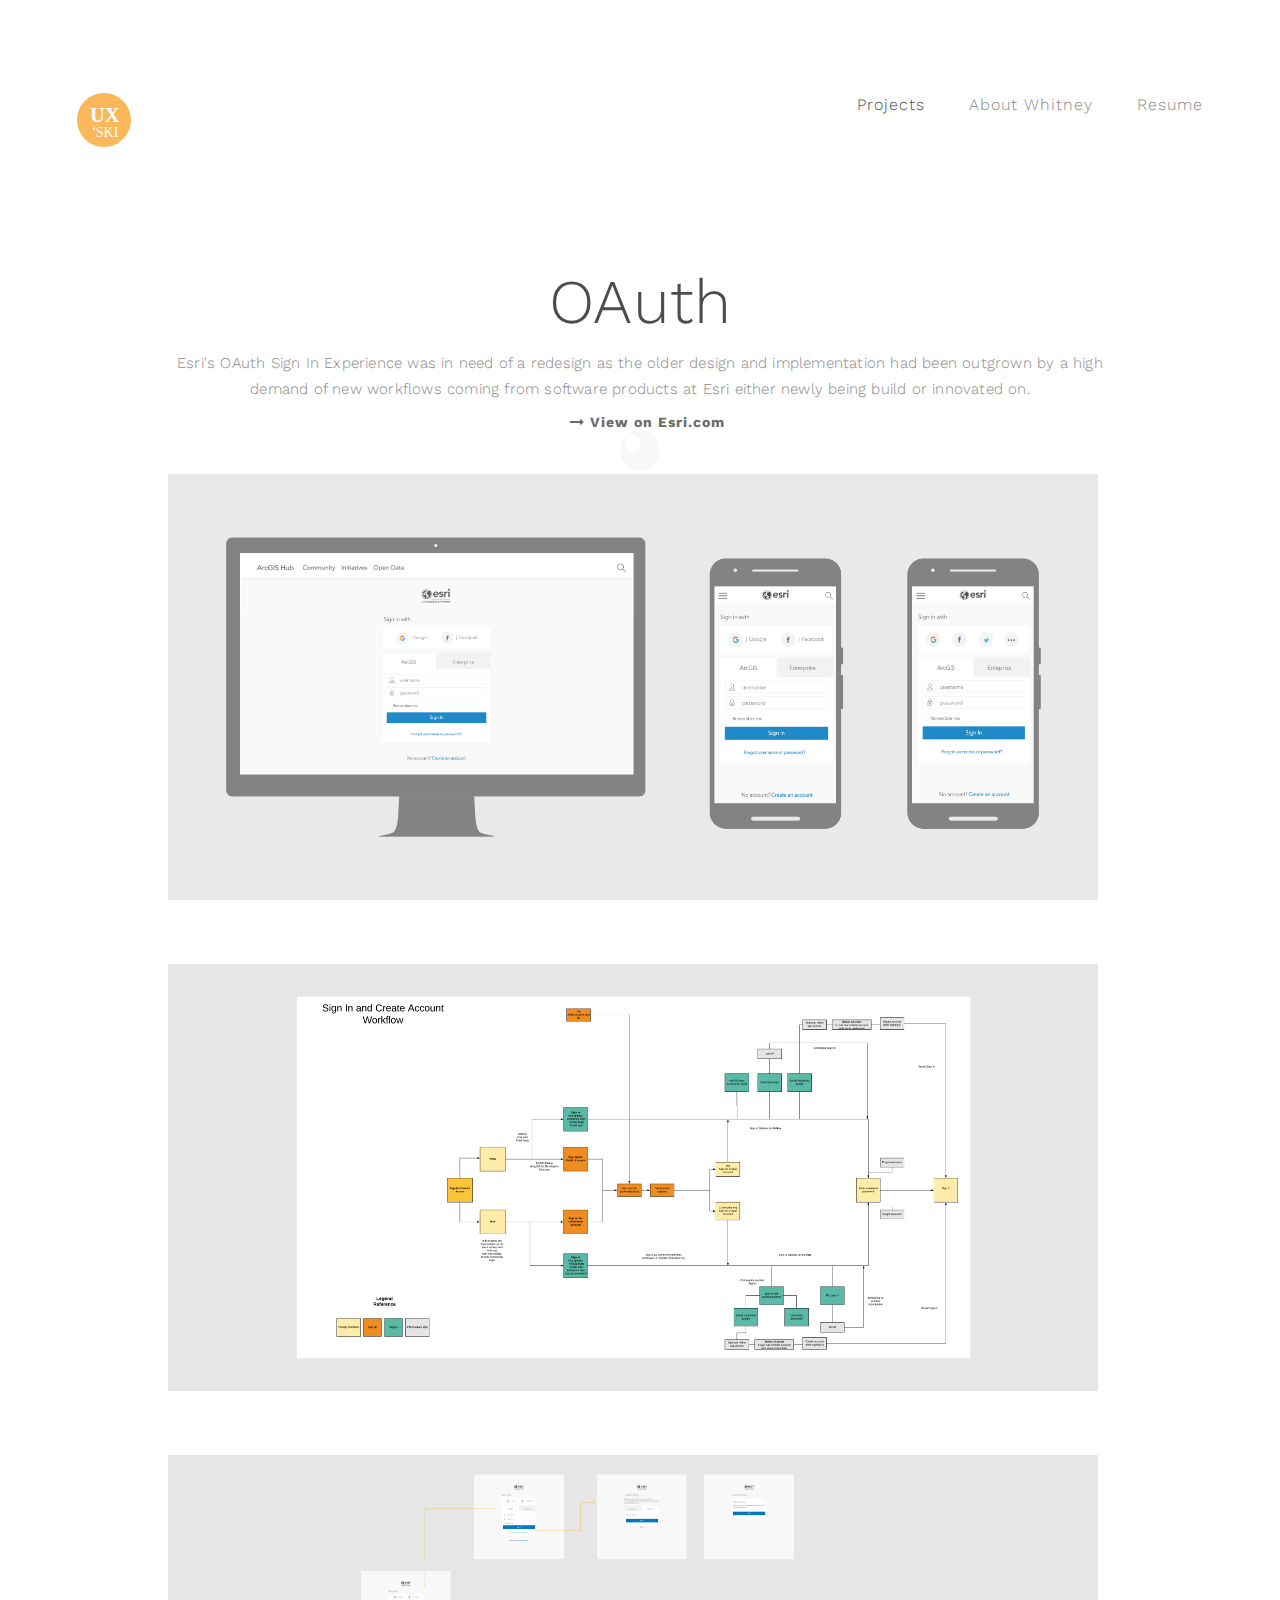
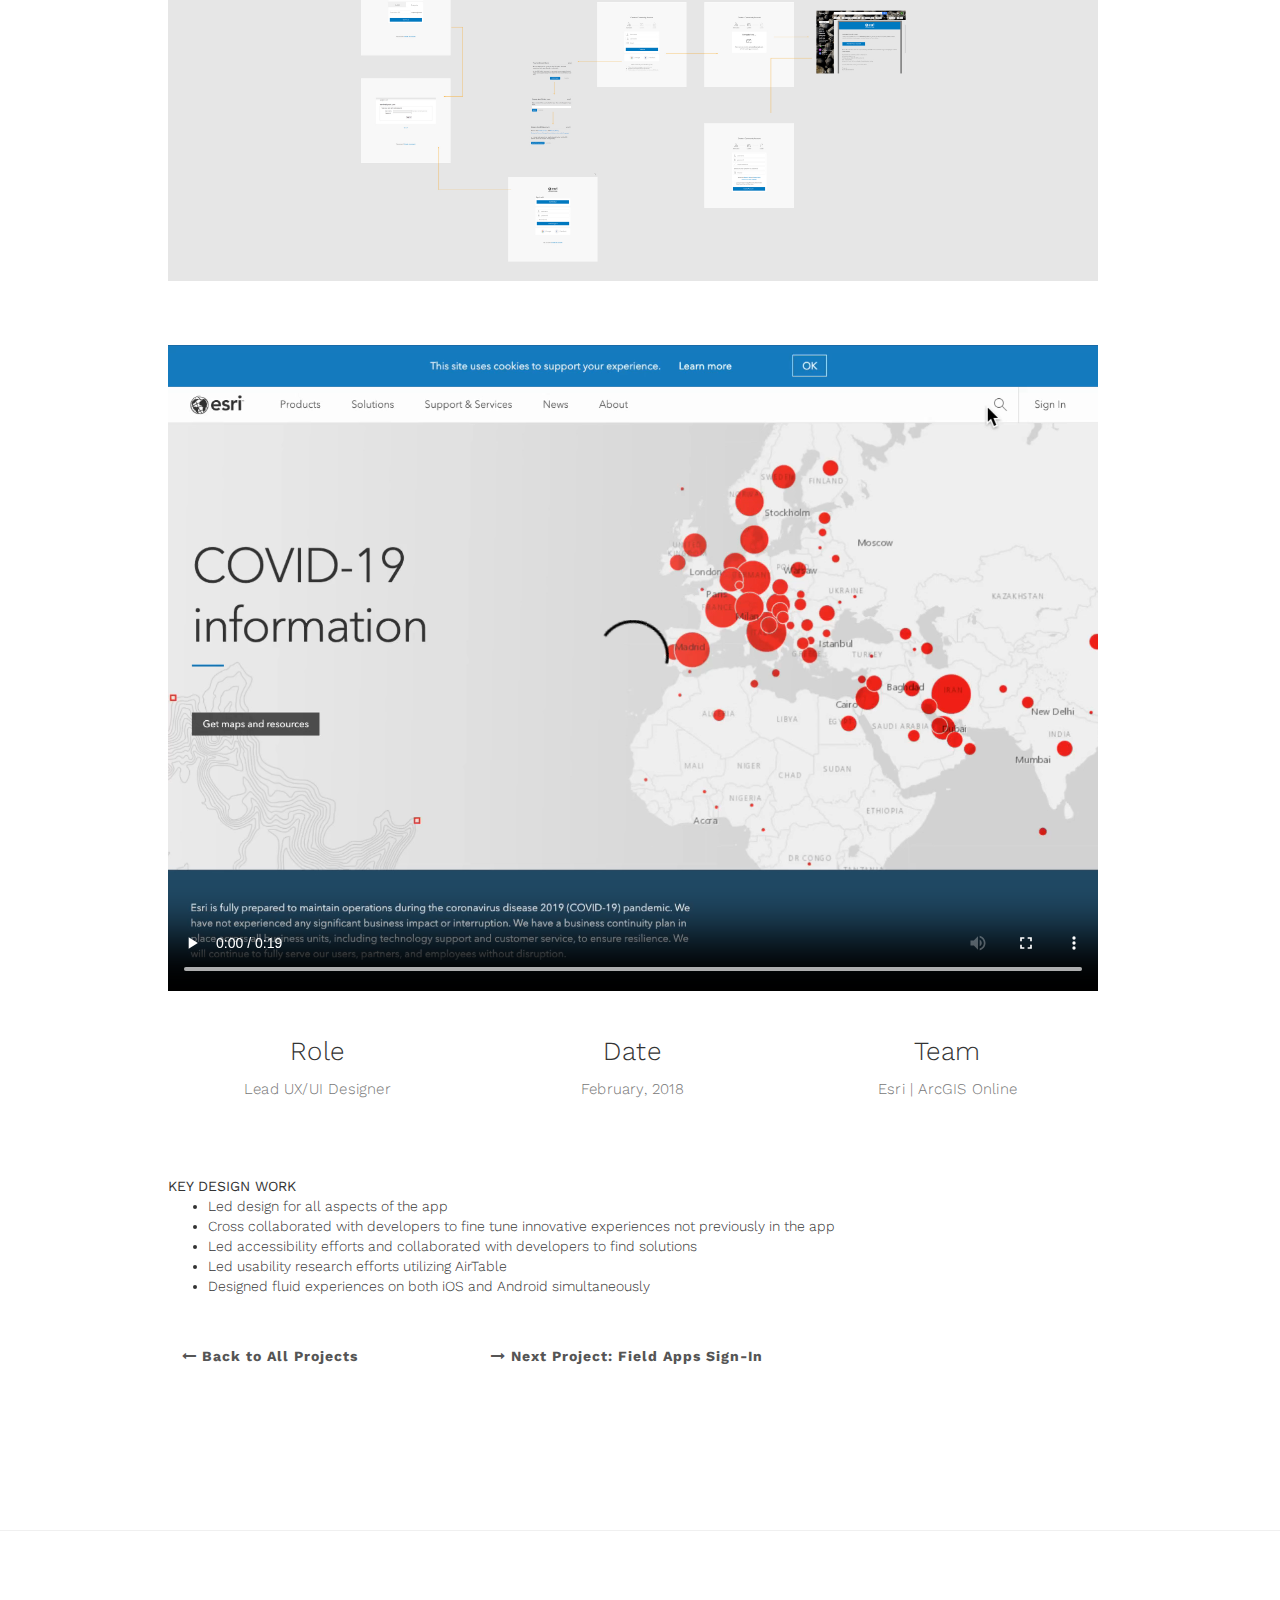
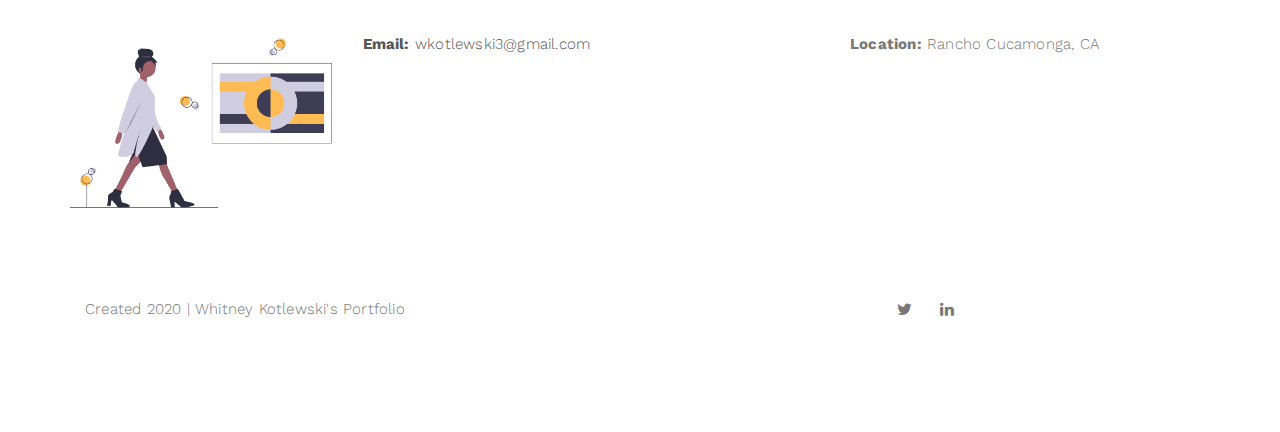
<file: project-oauth.html>
<!DOCTYPE html>
<html lang="en">
<head>

<meta charset="UTF-8">
<meta http-equiv="X-UA-Compatible" content="IE=Edge">
<meta name="description" content="">
<meta name="keywords" content="">
<meta name="author" content="">
<meta name="viewport" content="width=device-width, initial-scale=1, maximum-scale=1">

<title>Whitney Kotlewski's Portfolio</title>

<link rel="stylesheet" href="css/bootstrap.min.css">
<link rel="stylesheet" href="css/font-awesome.min.css">

<!-- Main css -->
<link rel="stylesheet" href="css/style.css">
<link href="https://fonts.googleapis.com/css?family=Work+Sans:300,400,700" rel="stylesheet">

</head>
<body>

<!-- PRE LOADER -->

<div class="preloader">
     <div class="sk-spinner sk-spinner-wordpress">
          <span class="sk-inner-circle"></span>
     </div>
</div>

<!-- Navigation section  -->

<div class="navbar navbar-default navbar-static-top" role="navigation">
     <div class="container">

          <div class="navbar-header">
               <button class="navbar-toggle" data-toggle="collapse" data-target=".navbar-collapse">
                    <span class="icon icon-bar"></span>
                    <span class="icon icon-bar"></span>
                    <span class="icon icon-bar"></span>
               </button>
               <a href="index.html" class="navbar-brand" class="logo">
               <span class="symbol"><img src="images/logo-whitney.svg" alt="UXSKI" /></span>
             </a>
          </div>
          <div class="collapse navbar-collapse">
               <ul class="nav navbar-nav navbar-right">
                 <li class="active"><a href="index.html">Projects</a></li>
                 <li><a href="about.html">About Whitney</a></li>
                 <li><a href="images/Resume_2020_WK.pdf" target="blank">Resume</a></li>
               </ul>
          </div>

  </div>
</div>


<!-- Single Project Section -->

<section id="single-project">
     <div class="container">
          <div class="row">

               <div class="col-md-offset-1 col-md-10 col-sm-12">
                    <h1>OAuth</h1>
                    <p>Esri's OAuth Sign In Experience was in need of a redesign as the older design and implementation had been outgrown by a high demand of new workflows coming from software products at Esri either newly being build or innovated on.</p>
                    <a href="https://www.arcgis.com/sharing/rest/oauth2/authorize?client_id=esriapps&response_type=token&showSignupOption=true&signuptype=publicaccount&locale=en&expiration=480&redirect_uri=https%3A%2F%2Faccounts.esri.com%2Fen%2Foauth2%3Fredirect_success%3Dhttps%3A%2F%2Fwww.esri.com%2Fen-us%2Fhome" target="blank"><i class="fa fa-long-arrow-right"></i> View on Esri.com</a>

                    <div class="col-md-12 col-sm-12">
                         <img src="images/project-oauth-1.jpg" class="img-responsive" alt="OAuth Screens">
                    </div>
                    <div class="col-md-12 col-sm-12">
                         <img src="images/project-oauth-2a.jpg" class="img-responsive" alt="OAuth Process Flow">
                    </div>
                    <div class="col-md-12 col-sm-12">
                         <img src="images/project-oauth-3a.jpg" class="img-responsive" alt="OAuth Wireframes Flow">
                    </div>
                    <div class="col-md-12 col-sm-12">
                         <video width=100% height=100% controls loop>
                        <source src="videos/oauth.mp4" type="video/mp4">
                        </video>
                    </div>

                    <div class="clearfix"></div>

                    <div class="col-md-4 col-sm-4">
                         <h3>Role</h3>
                         <p>Lead UX/UI Designer</p>
                    </div>

                    <div class="col-md-4 col-sm-4">
                         <h3>Date</h3>
                         <p>February, 2018</p>
                    </div>

                    <div class="col-md-4 col-sm-4">
                         <h3>Team</h3>
                         <p>Esri | ArcGIS Online</p>
                    </div>

                    <div class="col-md-12 col-sm-12 text-left">
                       <strong>KEY DESIGN WORK</strong>
                       <diV>
                        <ul >
                          <li>
                            Led design for all aspects of the app
                          </li>
                          <li>
                            Cross collaborated with developers to fine tune innovative experiences not previously in the app
                          </li>
                          <li>
                            Led accessibility efforts and collaborated with developers to find solutions
                          </li>
                          <li>
                            Led usability research efforts utilizing AirTable
                          </li>
                          <li>
                            Designed fluid experiences on both iOS and Android simultaneously
                          </li>
                        </ul>
                    </div>
                    <br>
                    <br>
                    <div class="col-md-4 col-sm-4">
                         <a href="index.html"><i class="fa fa-long-arrow-left"></i> Back to All Projects</a>
                    </div>
                    <div class="col-md-4 col-sm-4">
                         <a href="project-fieldapps.html"><i class="fa fa-long-arrow-right"></i> Next Project: Field Apps Sign-In</a>
                    </div>

               </div>

          </div>
     </div>
</section>

<!-- Footer Section -->

<footer>
     <div class="container">
          <div class="row">

            <div class="col-md-3 col-sm-3">
              <img src="images/contact-image.png" class="img-responsive" alt="Responsive image"/>
              </div>

               <div class="col-md-4 col-sm-4">
                  <p><a href="mailto:wkotlewski3@gmail.com"><b>Email:</b> wkotlewski3@gmail.com</a></p>
               </div>

               <div class="col-md-offset-1 col-md-4 col-sm-offset-1 col-sm-3">
                    <p><b>Location:</b> Rancho Cucamonga, CA</p>
               </div>



               </div>

               <div class="clearfix col-md-12 col-sm-12">
                    <hr>
               </div>

               <div class="col-md-6 col-sm-6">
                    <div class="footer-copyright">
                         <p>Created 2020 | Whitney Kotlewski's Portfolio</p>
                    </div>
               </div>

               <div class="col-md-6 col-sm-6">
                    <ul class="social-icon">
                         <li><a href="https://twitter.com/UxSki" target="blank" class="fa fa-twitter"></a></li>
                         <li><a href="https://www.linkedin.com/in/whitney-kotlewski-coleman-3074b876?lipi=urn%3Ali%3Apage%3Ad_flagship3_profile_view_base_contact_details%3B%2BjY%2Bf5wfSpO%2Ft4g1lZLJ4Q%3D%3D" target="blank" class="fa fa-linkedin"></a></li>
                    </ul>
               </div>

          </div>
     </div>
</footer>



<!-- SCRIPTS -->

<script src="js/jquery.js"></script>
<script src="js/bootstrap.min.js"></script>
<script src="js/custom.js"></script>

</body>
</html>
</file>
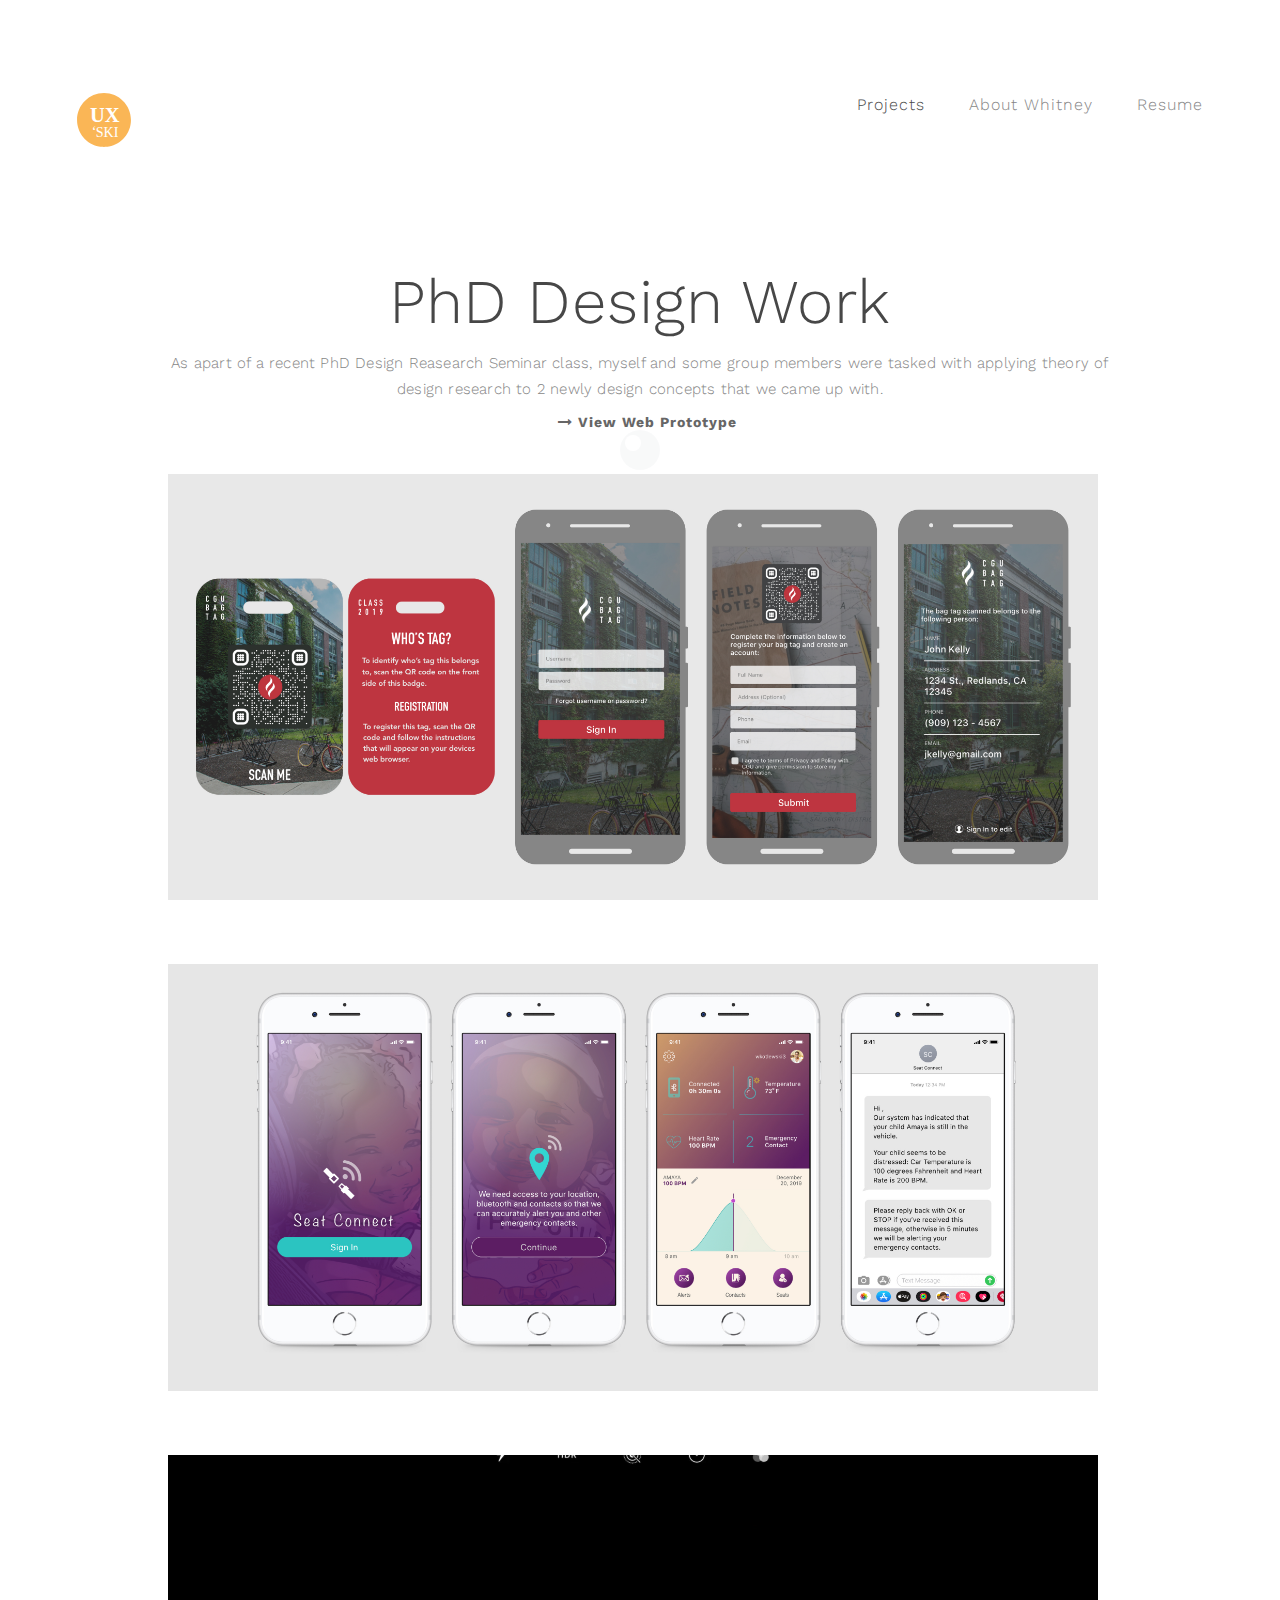
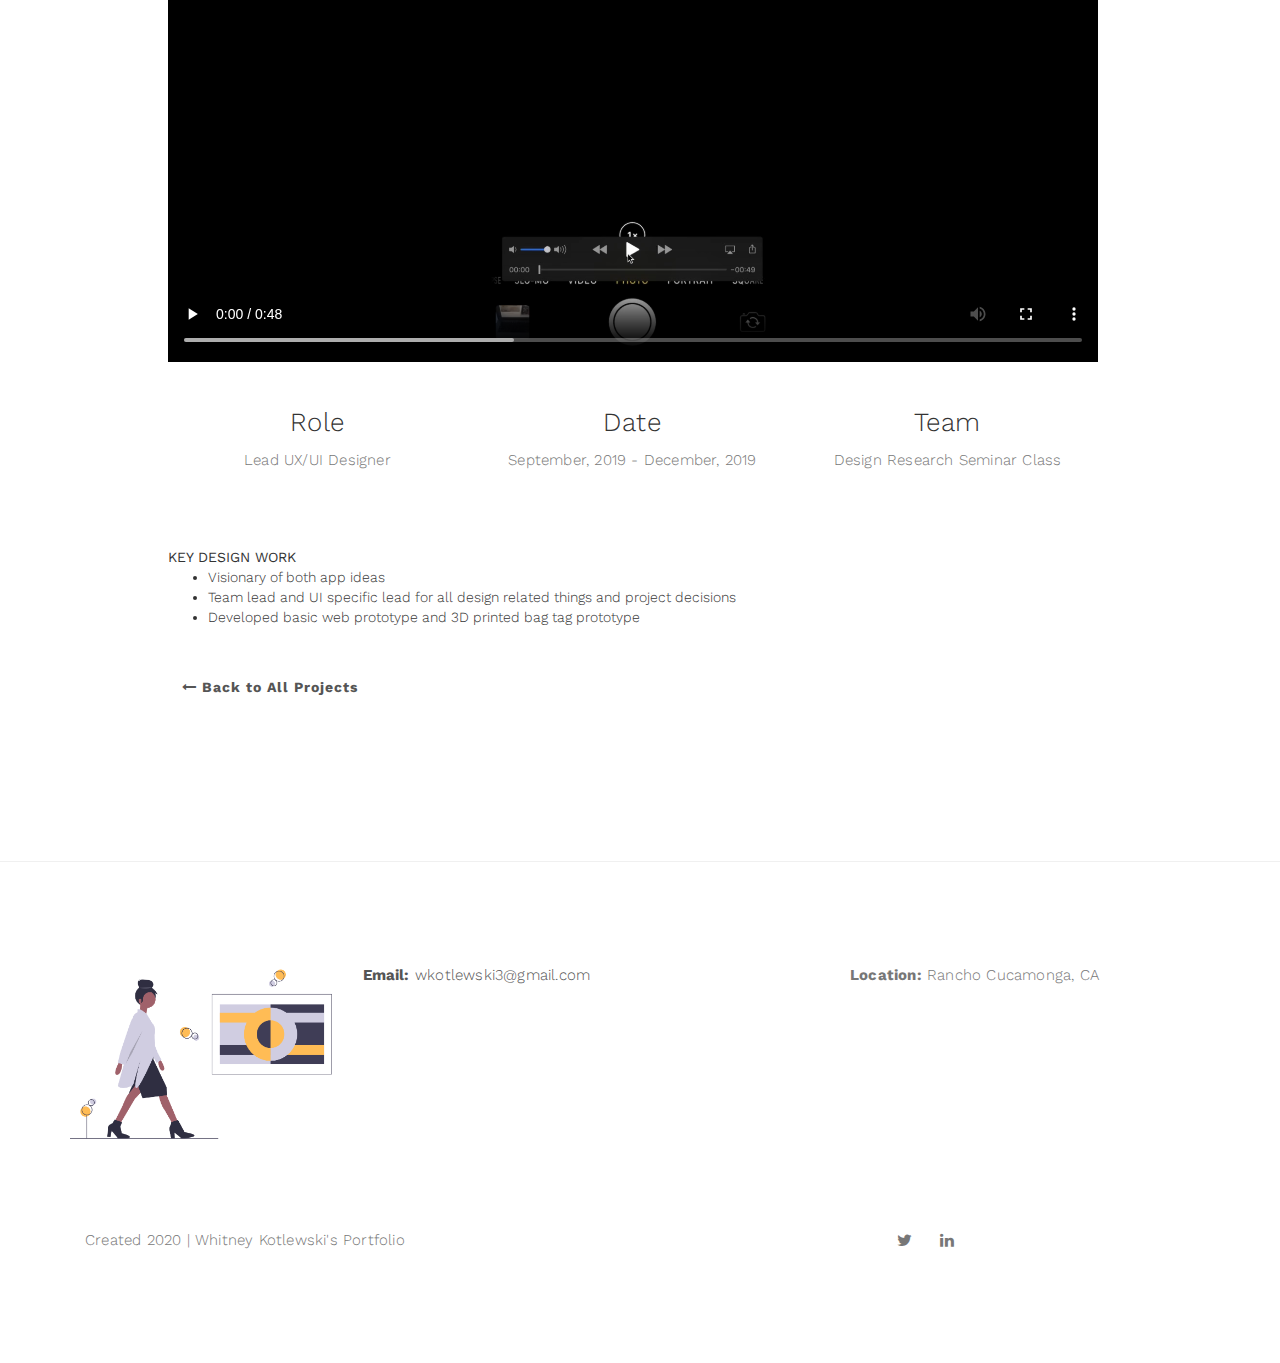
<file: project-phd.html>
<!DOCTYPE html>
<html lang="en">
<head>

<meta charset="UTF-8">
<meta http-equiv="X-UA-Compatible" content="IE=Edge">
<meta name="description" content="">
<meta name="keywords" content="">
<meta name="author" content="">
<meta name="viewport" content="width=device-width, initial-scale=1, maximum-scale=1">

<title>Whitney Kotlewski's Portfolio</title>

<link rel="stylesheet" href="css/bootstrap.min.css">
<link rel="stylesheet" href="css/font-awesome.min.css">

<!-- Main css -->
<link rel="stylesheet" href="css/style.css">
<link href="https://fonts.googleapis.com/css?family=Work+Sans:300,400,700" rel="stylesheet">

</head>
<body>

<!-- PRE LOADER -->

<div class="preloader">
     <div class="sk-spinner sk-spinner-wordpress">
          <span class="sk-inner-circle"></span>
     </div>
</div>

<!-- Navigation section  -->

<div class="navbar navbar-default navbar-static-top" role="navigation">
     <div class="container">

          <div class="navbar-header">
               <button class="navbar-toggle" data-toggle="collapse" data-target=".navbar-collapse">
                    <span class="icon icon-bar"></span>
                    <span class="icon icon-bar"></span>
                    <span class="icon icon-bar"></span>
               </button>
               <a href="index.html" class="navbar-brand" class="logo">
               <span class="symbol"><img src="images/logo-whitney.svg" alt="UXSKI" /></span>
             </a>
          </div>
          <div class="collapse navbar-collapse">
               <ul class="nav navbar-nav navbar-right">
                 <li class="active"><a href="index.html">Projects</a></li>
                 <li><a href="about.html">About Whitney</a></li>
                 <li><a href="images/Resume_2020_WK.pdf" target="blank">Resume</a></li>
               </ul>
          </div>

  </div>
</div>


<!-- Single Project Section -->

<section id="single-project">
     <div class="container">
          <div class="row">

               <div class="col-md-offset-1 col-md-10 col-sm-12">
                    <h1>PhD Design Work</h1>
                    <p>As apart of a recent PhD Design Reasearch Seminar class, myself and some group members were tasked with applying theory of design research to 2 newly design concepts that we came up with.</p>
                    <a href="https://bagtagtracker.github.io/" target="blank"><i class="fa fa-long-arrow-right"></i> View Web Prototype</a>
                    <div class="col-md-12 col-sm-12">
                         <img src="images/project-phd.jpg" class="img-responsive" alt="Portfolio">
                    </div>
                    <div class="col-md-12 col-sm-12">
                         <img src="images/project-phd-2.jpg" class="img-responsive" alt="Portfolio">
                    </div>
                    <div class="col-md-12 col-sm-12">
                         <video width=100% height=100% controls loop>
   											<source src="videos/bagtagtracker.mp4" type="video/mp4">
 												</video>
                    </div>

                    <div class="clearfix"></div>

                    <div class="col-md-4 col-sm-4">
                         <h3>Role</h3>
                         <p>Lead UX/UI Designer</p>
                    </div>

                    <div class="col-md-4 col-sm-4">
                         <h3>Date</h3>
                         <p>September, 2019 - December, 2019</p>
                    </div>

                    <div class="col-md-4 col-sm-4">
                         <h3>Team</h3>
                         <p>Design Research Seminar Class</p>
                    </div>

                    <div class="col-md-12 col-sm-12 text-left">
                       <strong>KEY DESIGN WORK</strong>
                       <diV>
                        <ul >
                          <li>
                            Visionary of both app ideas
                          </li>
                          <li>
                            Team lead and UI specific lead for all design related things and project decisions
                          </li>
                          <li>
                            Developed basic web prototype and 3D printed bag tag prototype
                          </li>
                        </ul>
                    </div>
                    <br>
                    <br>
                    <div class="col-md-4 col-sm-4">
                         <a href="index.html"><i class="fa fa-long-arrow-left"></i> Back to All Projects</a>
                    </div>

               </div>

          </div>
     </div>
</section>

<!-- Footer Section -->

<footer>
     <div class="container">
          <div class="row">

            <div class="col-md-3 col-sm-3">
              <img src="images/contact-image.png" class="img-responsive" alt="Responsive image"/>
              </div>

               <div class="col-md-4 col-sm-4">
                  <p><a href="mailto:wkotlewski3@gmail.com"><b>Email:</b> wkotlewski3@gmail.com</a></p>
               </div>

               <div class="col-md-offset-1 col-md-4 col-sm-offset-1 col-sm-3">
                    <p><b>Location:</b> Rancho Cucamonga, CA</p>
               </div>



               </div>

               <div class="clearfix col-md-12 col-sm-12">
                    <hr>
               </div>

               <div class="col-md-6 col-sm-6">
                    <div class="footer-copyright">
                         <p>Created 2020 | Whitney Kotlewski's Portfolio</p>
                    </div>
               </div>

               <div class="col-md-6 col-sm-6">
                    <ul class="social-icon">
                         <li><a href="https://twitter.com/UxSki" target="blank" class="fa fa-twitter"></a></li>
                         <li><a href="https://www.linkedin.com/in/whitney-kotlewski-coleman-3074b876?lipi=urn%3Ali%3Apage%3Ad_flagship3_profile_view_base_contact_details%3B%2BjY%2Bf5wfSpO%2Ft4g1lZLJ4Q%3D%3D" target="blank" class="fa fa-linkedin"></a></li>
                    </ul>
               </div>

          </div>
     </div>
</footer>



<!-- SCRIPTS -->

<script src="js/jquery.js"></script>
<script src="js/bootstrap.min.js"></script>
<script src="js/custom.js"></script>

</body>
</html>
</file>
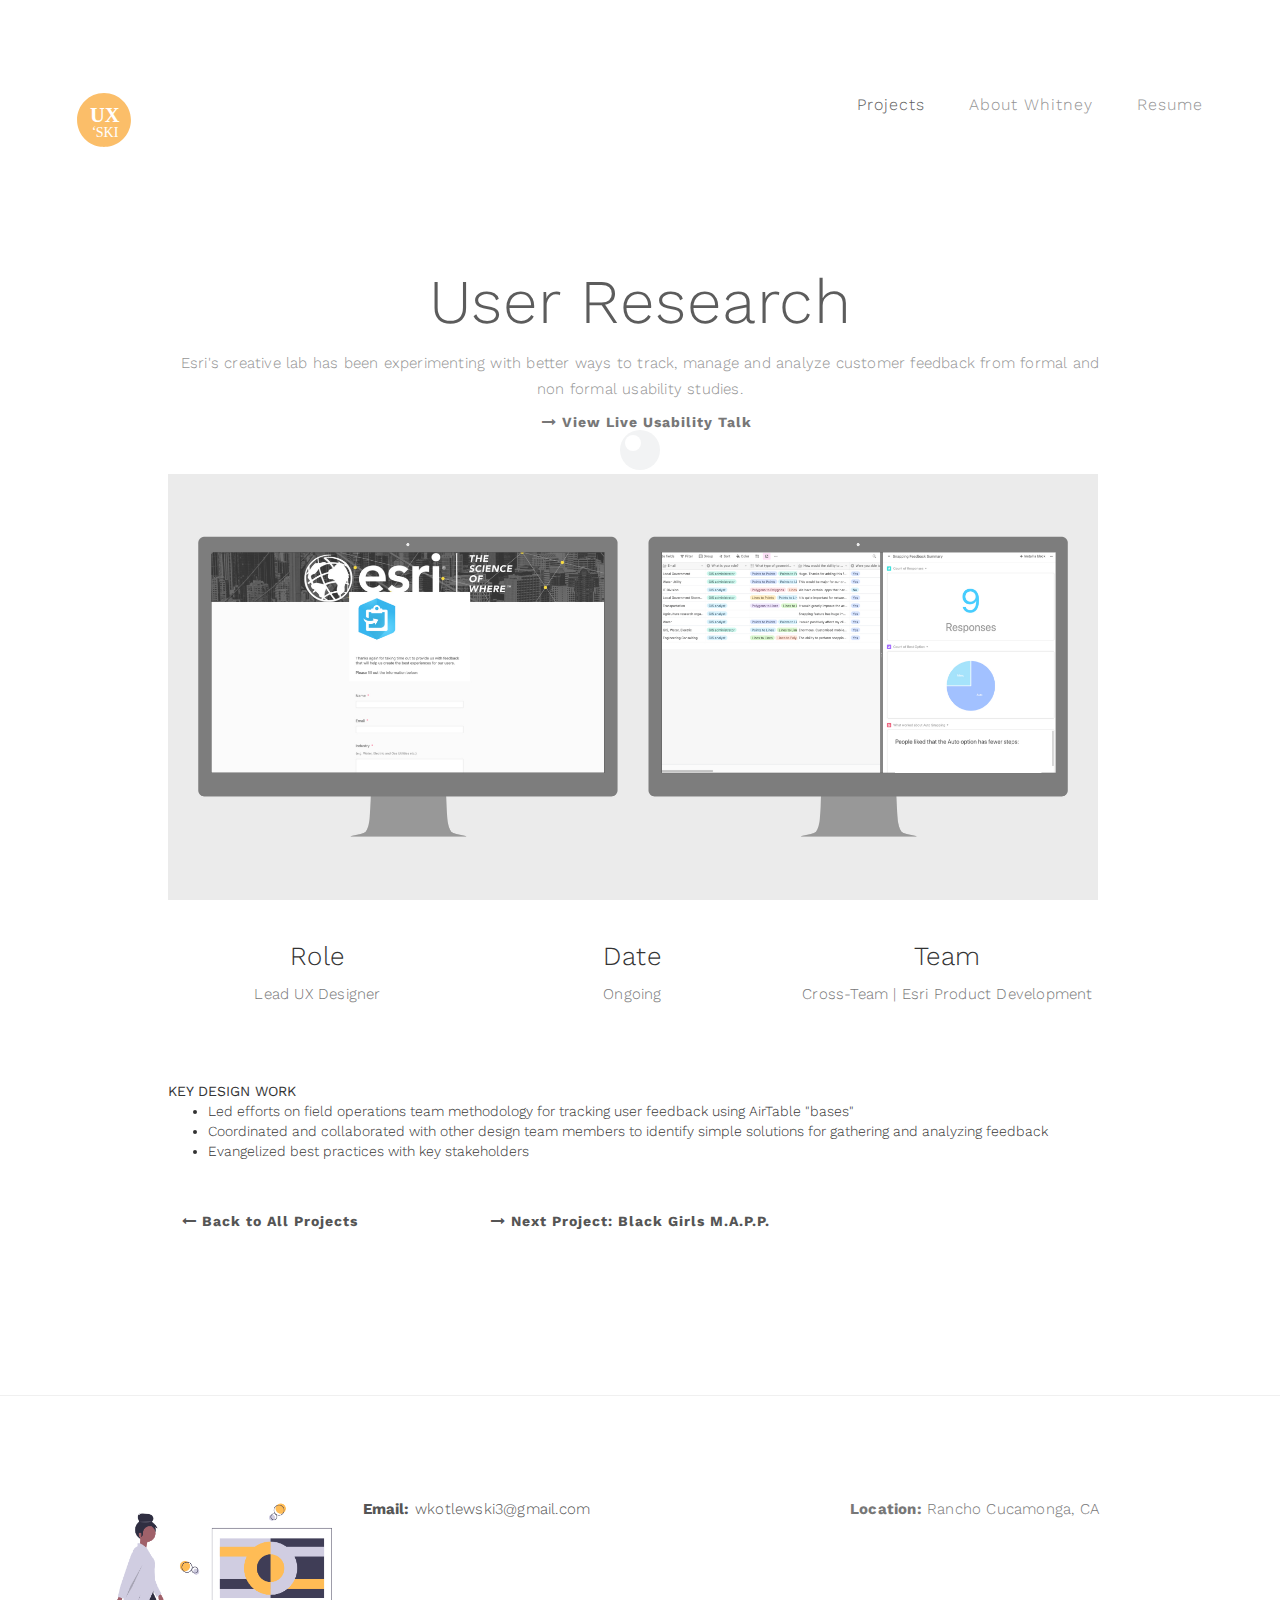
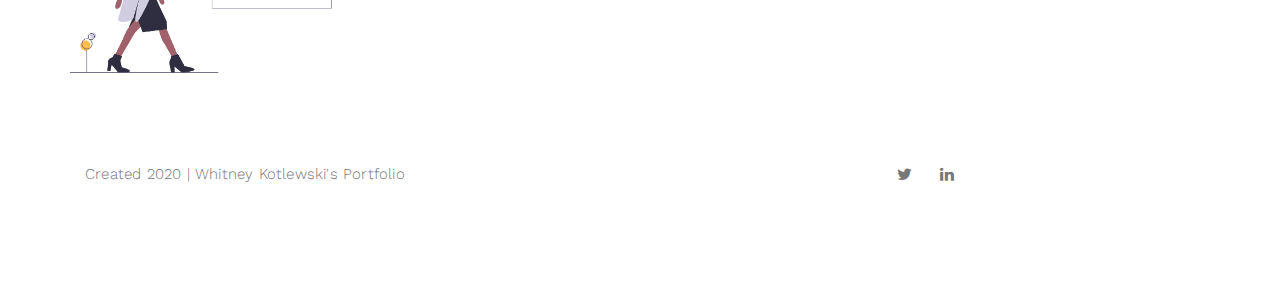
<file: project-user.html>
<!DOCTYPE html>
<html lang="en">
<head>

<meta charset="UTF-8">
<meta http-equiv="X-UA-Compatible" content="IE=Edge">
<meta name="description" content="">
<meta name="keywords" content="">
<meta name="author" content="">
<meta name="viewport" content="width=device-width, initial-scale=1, maximum-scale=1">

<title>Whitney Kotlewski's Portfolio</title>

<link rel="stylesheet" href="css/bootstrap.min.css">
<link rel="stylesheet" href="css/font-awesome.min.css">

<!-- Main css -->
<link rel="stylesheet" href="css/style.css">
<link href="https://fonts.googleapis.com/css?family=Work+Sans:300,400,700" rel="stylesheet">

</head>
<body>

<!-- PRE LOADER -->

<div class="preloader">
     <div class="sk-spinner sk-spinner-wordpress">
          <span class="sk-inner-circle"></span>
     </div>
</div>

<!-- Navigation section  -->

<div class="navbar navbar-default navbar-static-top" role="navigation">
     <div class="container">

          <div class="navbar-header">
               <button class="navbar-toggle" data-toggle="collapse" data-target=".navbar-collapse">
                    <span class="icon icon-bar"></span>
                    <span class="icon icon-bar"></span>
                    <span class="icon icon-bar"></span>
               </button>
               <a href="index.html" class="navbar-brand" class="logo">
               <span class="symbol"><img src="images/logo-whitney.svg" alt="UXSKI" /></span>
             </a>
          </div>
          <div class="collapse navbar-collapse">
               <ul class="nav navbar-nav navbar-right">
                 <li class="active"><a href="index.html">Projects</a></li>
                 <li><a href="about.html">About Whitney</a></li>
                 <li><a href="images/Resume_2020_WK.pdf" target="blank">Resume</a></li>
               </ul>
          </div>

  </div>
</div>


<!-- Single Project Section -->

<section id="single-project">
     <div class="container">
          <div class="row">

               <div class="col-md-offset-1 col-md-10 col-sm-12">
                    <h1>User Research</h1>
                    <p>Esri's creative lab has been experimenting with better ways to track, manage and analyze customer feedback from formal and non formal usability studies.</p>
                    <a href="https://youtu.be/kVLjbcrpKX4" target="blank"><i class="fa fa-long-arrow-right"></i> View Live Usability Talk</a>

                    <div class="col-md-12 col-sm-12">
                         <img src="images/project-user.jpg" class="img-responsive" alt="Portfolio">
                    </div>

                    <div class="clearfix"></div>

                    <div class="col-md-4 col-sm-4">
                         <h3>Role</h3>
                         <p>Lead UX Designer</p>
                    </div>

                    <div class="col-md-4 col-sm-4">
                         <h3>Date</h3>
                         <p>Ongoing</p>
                    </div>

                    <div class="col-md-4 col-sm-4">
                         <h3>Team</h3>
                         <p>Cross-Team | Esri Product Development</p>
                    </div>

                    <div class="col-md-12 col-sm-12 text-left">
                       <strong>KEY DESIGN WORK</strong>
                       <diV>
                        <ul >
                          <li>
														Led efforts on field operations team methodology for tracking user feedback using AirTable "bases"
													</li>
													<li>
														Coordinated and collaborated with other design team members to identify simple solutions for gathering and analyzing feedback
													</li>
													<li>
														Evangelized best practices with key stakeholders
													</li>
                        </ul>
                    </div>
                    <br>
                    <br>
                    <div class="col-md-4 col-sm-4">
                         <a href="index.html"><i class="fa fa-long-arrow-left"></i> Back to All Projects</a>
                    </div>
                    <div class="col-md-4 col-sm-4">
                         <a href="project-bgmapp.html"><i class="fa fa-long-arrow-right"></i> Next Project: Black Girls M.A.P.P.</a>
                    </div>

               </div>

          </div>
     </div>
</section>

<!-- Footer Section -->

<footer>
     <div class="container">
          <div class="row">

            <div class="col-md-3 col-sm-3">
              <img src="images/contact-image.png" class="img-responsive" alt="Responsive image"/>
              </div>

               <div class="col-md-4 col-sm-4">
                  <p><a href="mailto:wkotlewski3@gmail.com"><b>Email:</b> wkotlewski3@gmail.com</a></p>
               </div>

               <div class="col-md-offset-1 col-md-4 col-sm-offset-1 col-sm-3">
                    <p><b>Location:</b> Rancho Cucamonga, CA</p>
               </div>



               </div>

               <div class="clearfix col-md-12 col-sm-12">
                    <hr>
               </div>

               <div class="col-md-6 col-sm-6">
                    <div class="footer-copyright">
                         <p>Created 2020 | Whitney Kotlewski's Portfolio</p>
                    </div>
               </div>

               <div class="col-md-6 col-sm-6">
                    <ul class="social-icon">
                         <li><a href="https://twitter.com/UxSki" target="blank" class="fa fa-twitter"></a></li>
                         <li><a href="https://www.linkedin.com/in/whitney-kotlewski-coleman-3074b876?lipi=urn%3Ali%3Apage%3Ad_flagship3_profile_view_base_contact_details%3B%2BjY%2Bf5wfSpO%2Ft4g1lZLJ4Q%3D%3D" target="blank" class="fa fa-linkedin"></a></li>
                    </ul>
               </div>

          </div>
     </div>
</footer>



<!-- SCRIPTS -->

<script src="js/jquery.js"></script>
<script src="js/bootstrap.min.js"></script>
<script src="js/custom.js"></script>

</body>
</html>
</file>
<file: css/style.css>
body {
		background: #ffffff;
    font-family: 'Work Sans', sans-serif;
    font-style: normal;
		font-weight: 300;
    overflow-x: hidden;
}


/*---------------------------------------
    Typorgraphy
-----------------------------------------*/

h1,h2,h3,h4,h5,h6 {
  font-style: normal;
  font-weight: 300;
  letter-spacing: 0.5px;
}

h1 {
    font-size: 62px;
    padding-bottom: 14px;
    margin-bottom: 0px;
}

h2 {
  font-size: 32px;
  line-height: 46px;
}

h3 {
  font-size: 26px;
}

h4 {
  color: #666;
  font-size: 12px;
  font-weight: normal;
  letter-spacing: 2px;
}

p {
    color: #777;
    font-size: 15px;
    font-weight: 300;
    line-height: 26px;
    letter-spacing: 0.2px;
}

strong {
  font-weight: 400;
}

.btn-success:focus {
  background-color: #000;
  border-color: transparent;
}


/*---------------------------------------
    General
-----------------------------------------*/

html{
  -webkit-font-smoothing: antialiased;
}

a {
  color: #4d638c;
  -webkit-transition: 0.5s;
  -o-transition: 0.5s;
  transition: 0.5s;
  text-decoration: none !important;
}
a:hover, a:active, a:focus {
  color: #4d638c;
  outline: none;
}

* {
  -webkit-box-sizing: border-box;
  -moz-box-sizing: border-box;
  box-sizing: border-box;
}

*:before,
*:after {
  -webkit-box-sizing: border-box;
  -moz-box-sizing: border-box;
  box-sizing: border-box;
}

#portfolio,
#about,
#blog,
#contact,
#single-project,
#blog-single-post {
  padding-top: 80px;
  padding-bottom: 120px;
}

.section-title {
  position: relative;
  padding-bottom: 62px;
  text-align: center;
}

.section-title h3 {
  color: #555;
  font-weight: 400;
  letter-spacing: 4px;
}


/*---------------------------------------
    Preloader section
-----------------------------------------*/

.preloader {
  position: fixed;
  top: 0;
  left: 0;
  width: 100%;
  height: 100%;
  z-index: 99999;
  display: flex;
  flex-flow: row nowrap;
  justify-content: center;
  align-items: center;
  background: none repeat scroll 0 0 #ffffff;
}

.sk-spinner-wordpress.sk-spinner {
  background-color: #bdc3c7;
  width: 40px;
  height: 40px;
  border-radius: 40px;
  position: relative;
  -webkit-animation: sk-innerCircle 1s linear infinite;
  animation: sk-innerCircle 1s linear infinite;
}

.sk-spinner-wordpress .sk-inner-circle {
  display: block;
  background-color: #ffffff;
  width: 16px;
  height: 16px;
  position: absolute;
  border-radius: 8px;
  top: 5px;
  left: 5px;
}

@-webkit-keyframes sk-innerCircle {
  0% {
    -webkit-transform: rotate(0);
            transform: rotate(0); }

  100% {
    -webkit-transform: rotate(360deg);
            transform: rotate(360deg); } }

@keyframes sk-innerCircle {
  0% {
    -webkit-transform: rotate(0);
            transform: rotate(0); }

  100% {
    -webkit-transform: rotate(360deg);
            transform: rotate(360deg); } }



/*---------------------------------------
    Main Navigation
-----------------------------------------*/

.navbar-default {
    background: #ffffff;
    padding: 18px 0;
    border: none;
    margin-top: 62px;
}

.navbar-default .navbar-collapse, .navbar-default .navbar-form {
  border-color: transparent;
}

.navbar-default .navbar-brand {
  padding-top: 6px;
}

.navbar-default .navbar-brand .logo {
  color: #000;

}

.navbar-default .navbar-brand .logo .symbol {
	margin-right: 0.65em;
}

.navbar-default .navbar-brand .symbol img {
	display: block;
	width: 3.8em;
	height: 3.8em;
}

.navbar-default .navbar-nav li a {
    color: #777;
    font-size: 16px;
    letter-spacing: 1px;
    -webkit-transition: all 0.4s ease-in-out;
    transition: all 0.4s ease-in-out;
    padding-right: 22px;
    padding-left: 22px;
}

.navbar-default .navbar-nav > li a:hover {
    color: #333 !important;
}

.navbar-default .navbar-nav > li > a:hover,
.navbar-default .navbar-nav > li > a:focus {
    color: #777;
    background-color: transparent;
}

.navbar-default .navbar-nav li a:hover,
 .navbar-default .navbar-nav .active > a {
    color: #333;
  }

.navbar-default .navbar-nav > .active > a,
.navbar-default .navbar-nav > .active > a:hover,
.navbar-default .navbar-nav > .active > a:focus {
    color: #333;
    background-color: transparent;
}

.navbar-default .navbar-toggle {
     border: none;
     padding-top: 10px;
  }

.navbar-default .navbar-toggle .icon-bar {
    background: #bdc3c7;
    border-color: transparent;
  }

.navbar-default .navbar-toggle:hover,
.navbar-default .navbar-toggle:focus {
  background-color: transparent;
}



/*---------------------------------------
    Home section
-----------------------------------------*/

#home {
    background-size: cover;
    background-position: center center;
    display: -webkit-box;
    display: -webkit-flex;
     display: -ms-flexbox;
    display: flex;
    -webkit-box-align: center;
    -webkit-align-items: center;
    -ms-flex-align: center;
     align-items: center;
    position: relative;
    text-align: center;
    padding-top: 60px;
    padding-bottom: 40px;
}

#home hr {
  width: 82px;
  margin-top: 32px;
}



/*---------------------------------------
   About section
-----------------------------------------*/

#about .text-center {
  padding-bottom: 42px;
}

#about .col-md-8 {
  padding-left: 0px;
}

#about .col-md-8 img {
  padding-right: 22px;
  padding-bottom: 22px;
}

#about hr {
  width: 100px;
  margin-top: 42px;
  margin-bottom: 42px;
}

#about ul {
  padding-left: 22px;
}

#about ul li {
  color: #777;
  font-size: 16px;
  font-weight: 400;
  padding-top: 2px;
  padding-bottom: 2px;
}



/*---------------------------------------
   Portfolio section
-----------------------------------------*/

#portfolio small {
  color: #f0f0f0;
  font-size: 10px;
  letter-spacing: 1px;
  text-transform: uppercase;
}

#portfolio .portfolio-thumb {
  position: relative;
  padding: 0;
  margin-top: 32px;
}

#portfolio .portfolio-thumb .portfolio-overlay {
  position: absolute;
  background: #222;
  color: #ffffff;
  top: 0;
  left: 0;
  right: 0;
  bottom: 0;
  width: 100%;
  height: 100%;
  text-align: center;
  vertical-align: top;
  opacity: 0;
  transition: all 0.4s ease-in-out;
}

#portfolio .portfolio-item {
    position: absolute;
    top:50%;
    left: 50%;
    -webkit-transform:translate(-50%,-50%);
      -ms-transform:translate(-50%,-50%);
          transform:translate(-50%,-50%);
}

#portfolio .portfolio-thumb:hover .portfolio-overlay {
  opacity: 0.9;
}

#portfolio .text-center {
  padding-top: 62px;
}



/*---------------------------------------
   Single Project section
-----------------------------------------*/

#single-project {
  text-align: center;
}

#single-project .col-md-12,
#single-project .col-md-6,
#single-project .col-md-4 {
  padding-left: 0px;
  padding-bottom: 22px;
}

#single-project .col-md-12 {
  padding-top: 42px;
}

#single-project .text-center strong {
  display: block;
  padding-top: 12px;
}

#single-project a {
  color: #555;
  font-weight: bold;
  letter-spacing: 1px;
  padding-left: 14px;
}



/*---------------------------------------
   Contact section
-----------------------------------------*/

#contact .col-md-6,
#contact .col-md-12 {
  padding-left: 0px;
}

#contact .form-control {
  border: 1px solid #f0f0f0;
  box-shadow: none;
  margin-top: 10px;
  margin-bottom: 10px;
  transition: all 0.4s ease-in-out;
}

#contact .form-control:hover {
  border-color: #777;
}

#contact input,
#contact select {
  height: 50px;
}

#contact input[type="submit"] {
  background: #222;
  border-radius: 100px;
  border: none;
  color: #ffffff;
  font-weight: 400;
  transition: all 0.4s ease-in-out;
}

#contact input[type="submit"]:hover {
  background: #000;
}



/*---------------------------------------
   Blog section
-----------------------------------------*/

.blog-post-thumb {
  border-bottom: 1px solid #f0f0f0;
  padding-top: 32px;
  padding-bottom: 62px;
  margin-bottom: 32px;
}

.blog-post-thumb:last-child {
  border-bottom: 0px;
  padding-bottom: 32px;
  margin-bottom: 0px;
}

.blog-post-image {
  padding-bottom: 18px;
  width: 100%;
}

.blog-post-title a {
  color: #555;
}

.blog-post-title a:hover {
  color: #000;
}

.blog-post-format {
  padding-bottom: 22px;
}

.blog-post-format span {
  letter-spacing: 0.5px;
  padding-right: 12px;
}

.blog-post-format span a {
  color: #333;
}

.blog-post-format span img {
  display: inline-block;
  width: 42px;
  margin-right: 4px;
}

.blog-post-des blockquote {
  margin: 22px;
}

.blog-post-des .btn {
  border-radius: 100px;
  color: #777;
  font-weight: 400;
  letter-spacing: 1px;
  padding: 14px 28px;
  margin-top: 26px;
  transition: all 0.4s ease-in-out;
}

.blog-post-des .btn:hover {
  background: #000;
  border-color: transparent;
  color: #ffffff;
}

.blog-author {
  border-top: 1px solid #f0f0f0;
  border-bottom: 1px solid #f0f0f0;
  padding-top: 32px;
  padding-bottom: 32px;
  margin-top: 42px;
  margin-bottom: 42px;
}

.blog-author .media img {
  display: inline-block;
  width: 90px;
  margin-right: 12px;
}

.blog-author .media a,
.blog-comment .media h3 {
  color: #444;
  font-size: 18px;
  letter-spacing: 1px;
}

.blog-comment {
  border-bottom: 1px solid #f0f0f0;
  padding-bottom: 32px;
  margin-bottom: 42px;
}

.blog-comment .media:nth-child(3) {
  padding-top: 18px;
}

.blog-comment .media img {
  width: 80px;
  margin-right: 12px;
}

.blog-comment .media h3 {
  display: inline-block;
  padding-right: 14px;
}

.blog-comment h3,
.blog-comment-form h3 {
  padding-bottom: 18px;
}

.blog-comment-form .col-md-4 {
  padding-left: 0px;
}

.blog-comment-form .form-control {
  box-shadow: none;
  border: 1px solid #f0f0f0;
  margin-top: 10px;
  margin-bottom: 10px;
  transition: all 0.4s ease-in-out;
}

.blog-comment-form .form-control:hover {
  border-color: #777;
}

.blog-comment-form input {
  height: 45px;
}

.blog-comment-form input[type="submit"] {
  background: #222;
  border-radius: 100px;
  border: none;
  color: #ffffff;
  font-weight: 400;
  transition: all 0.4s ease-in-out;
}

.blog-comment-form input[type="submit"]:hover {
  background: #000;
  border-color: transparent;
}



/*---------------------------------------
   Blog Single Post section
-----------------------------------------*/

#blog-single-post .blog-post-des h3 {
  padding-top: 16px;
}



/*---------------------------------------
   Footer section
-----------------------------------------*/

footer {
    border-top: 1px solid #f0f0f0;
    padding: 100px 0px;
    position: relative;
}

footer .col-md-3 .fa {
  font-size: 42px;
}

footer a {
  color: #555;
}

footer hr {
  border-color: #ffffff;
  margin-top: 42px;
  margin-bottom: 22px;
}

footer .footer-copyright {
  padding-top: 16px;
}


/*---------------------------------------
   Social icon
-----------------------------------------*/

.social-icon {
    position: relative;
    padding: 0;
    margin: 0;
    text-align: center;
}

.social-icon li {
    display: inline-block;
    list-style: none;
}

.social-icon li a {
    color: #777;
    cursor: pointer;
    font-size: 16px;
    text-decoration: none;
    transition: all 0.4s ease-in-out;
    text-align: center;
    vertical-align: middle;
    position: relative;
    margin: 22px 12px 10px 12px;
}

.social-icon li a:hover {
    color: #000;
    transform: scale(1.1);
}



/*---------------------------------------
   Mobile Responsive
-----------------------------------------*/


@media (max-width: 767px) {

  h1 {
    font-size: 38px;
  }

  h2 {
    font-size: 32px;
    line-height: 48px;
  }

  h3 {
    font-size: 22px;
  }

  .section-title h2 {
    font-size: 22px;
    line-height: 35px;
  }

  .navbar-default {
    margin-top: 0px;
    text-align: center;
  }

  #about .col-md-8 img {
    padding-right: 0px;
  }

  #blog-single-post .blog-post-title h2 {
    font-size: 29px;
    line-height: 40px;
  }

  footer {
    text-align: center;
  }

  footer .col-md-4 {
    padding-top: 42px;
  }

}
</file>
